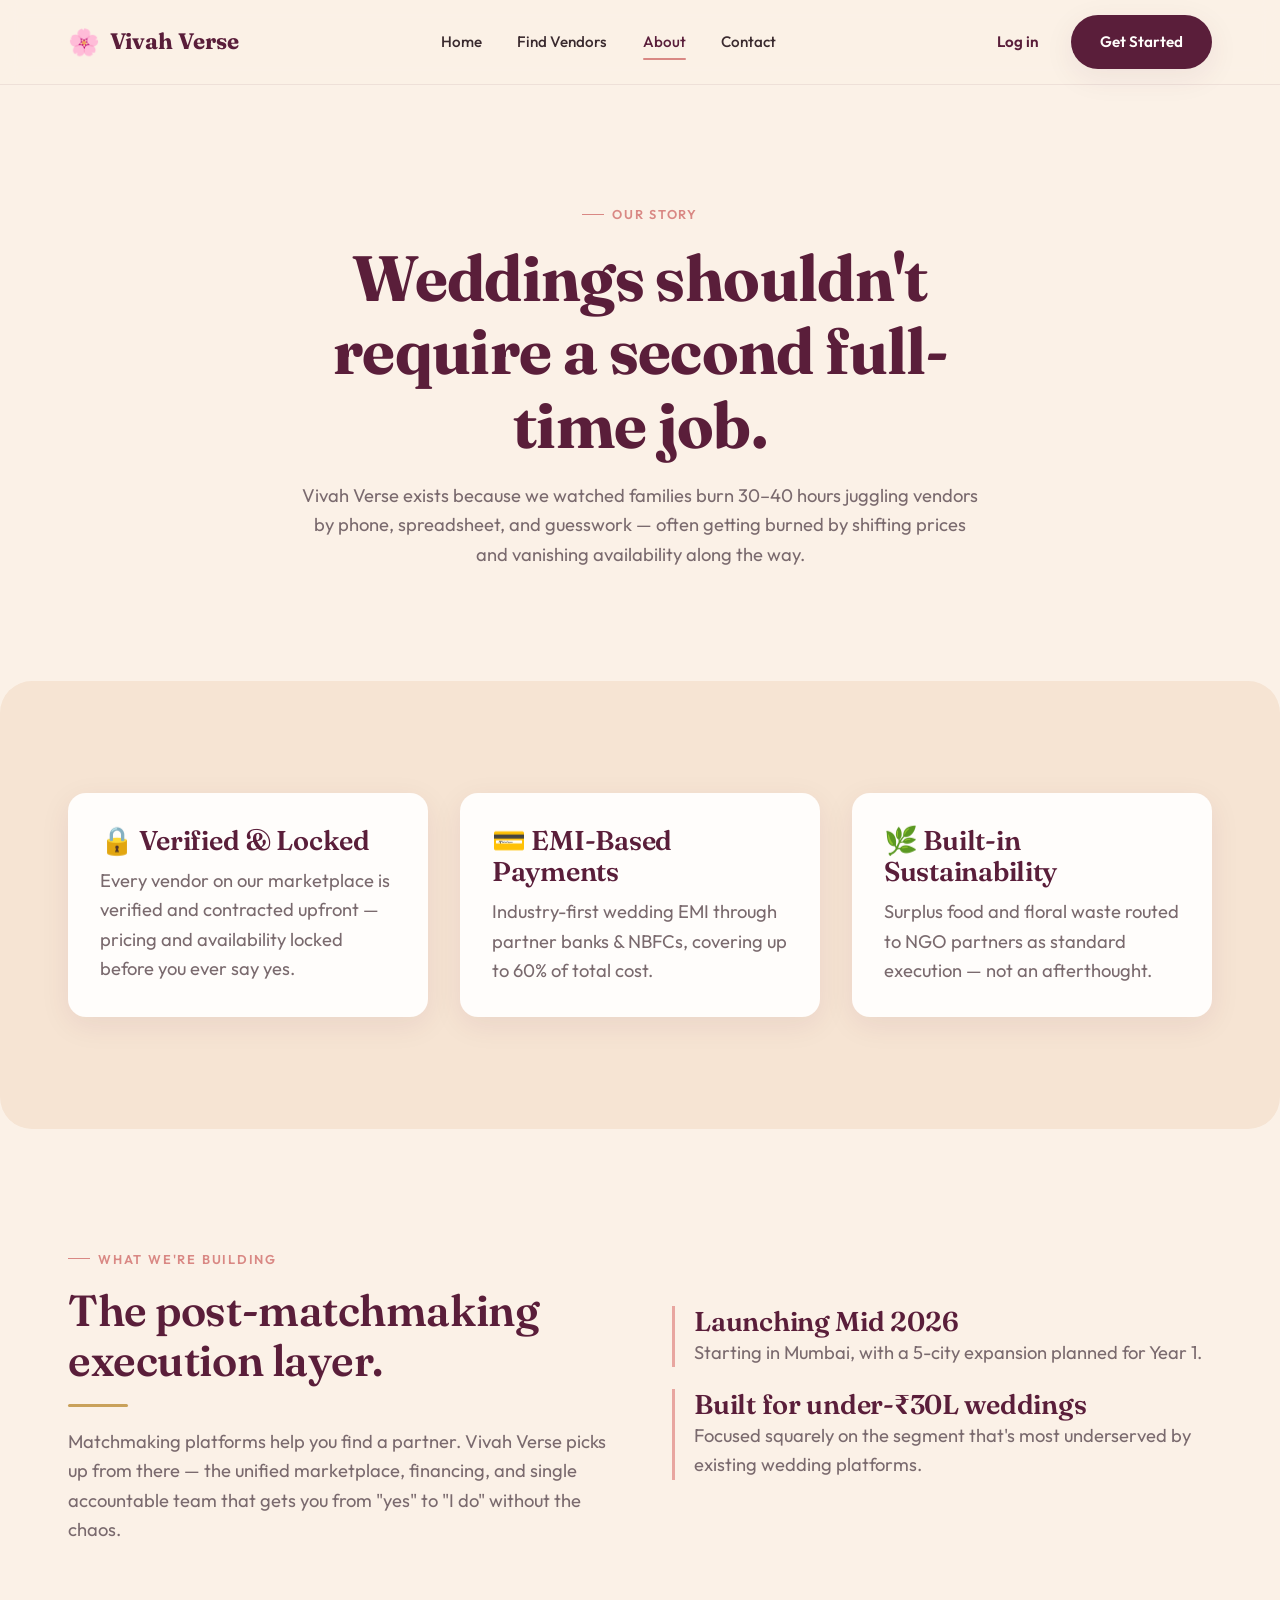
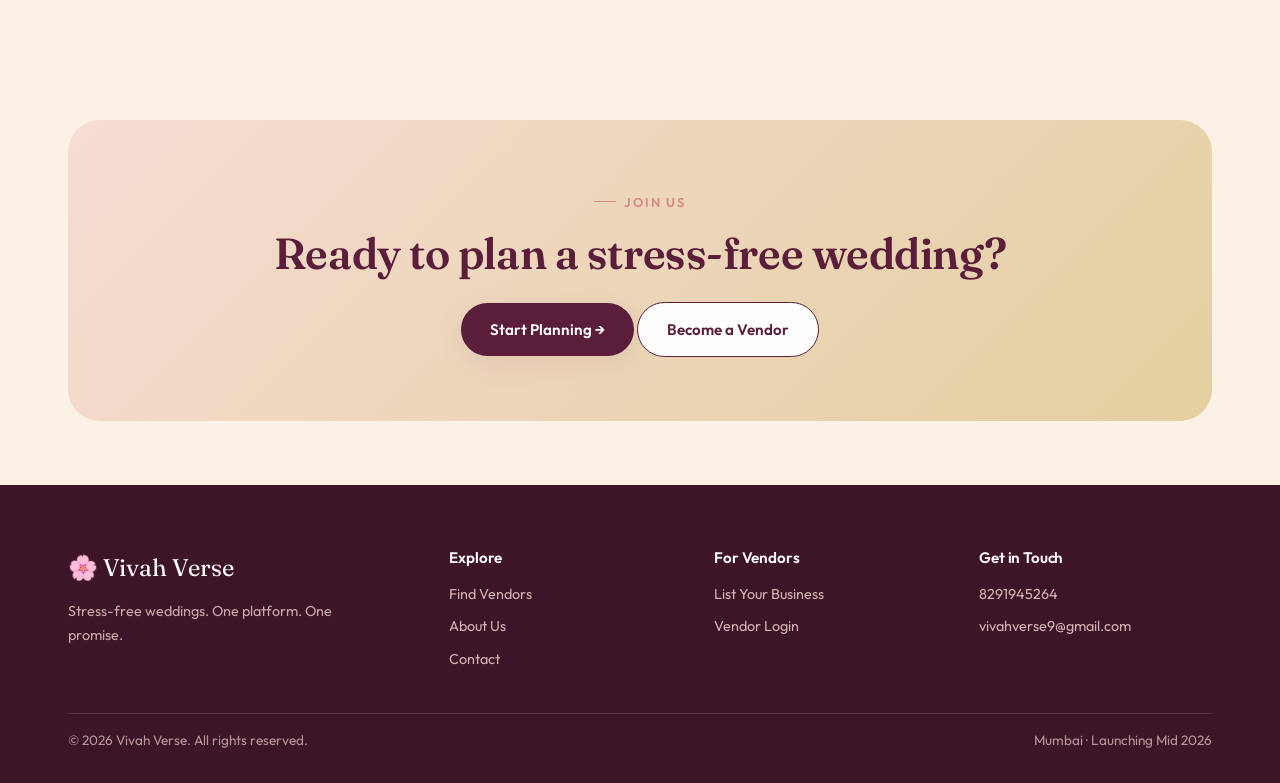
<file: about.html>
<!DOCTYPE html>
<html lang="en">
<head>
<meta charset="UTF-8">
<meta name="viewport" content="width=device-width, initial-scale=1.0">
<title>About — Vivah Verse</title>
<link rel="preconnect" href="https://fonts.googleapis.com">
<link href="https://fonts.googleapis.com/css2?family=Fraunces:ital,wght@0,500;0,600;0,700;1,500&family=Outfit:wght@400;500;600;700&family=Parisienne&display=swap" rel="stylesheet">
<link rel="stylesheet" href="style.css">
</head>
<body>

<nav class="navbar">
  <div class="wrap">
    <a href="index.html" class="nav-logo"><span class="flower">🌸</span> Vivah Verse</a>
    <ul class="nav-links">
      <li><a href="index.html">Home</a></li>
      <li><a href="listings.html">Find Vendors</a></li>
      <li><a href="about.html" class="active">About</a></li>
      <li><a href="contact.html">Contact</a></li>
    </ul>
    <div class="nav-actions" id="nav-auth-slot"></div>
    <button class="nav-toggle">☰</button>
  </div>
</nav>

<section class="section">
  <div class="wrap center" style="max-width: 780px;">
    <span class="eyebrow center">Our Story</span>
    <h1 style="margin-top:1rem;">Weddings shouldn't require a second full-time job.</h1>
    <p class="lede center" style="margin-top:1.2rem; max-width: 60ch;">Vivah Verse exists because we watched families burn 30–40 hours juggling vendors by phone, spreadsheet, and guesswork — often getting burned by shifting prices and vanishing availability along the way.</p>
  </div>
</section>

<section class="section" style="background: var(--cream-deep); border-radius: var(--radius-lg);">
  <div class="wrap grid-3">
    <div class="card card-pad reveal visible">
      <h3>🔒 Verified & Locked</h3>
      <p class="lede" style="margin-top:0.6rem;">Every vendor on our marketplace is verified and contracted upfront — pricing and availability locked before you ever say yes.</p>
    </div>
    <div class="card card-pad reveal visible">
      <h3>💳 EMI-Based Payments</h3>
      <p class="lede" style="margin-top:0.6rem;">Industry-first wedding EMI through partner banks & NBFCs, covering up to 60% of total cost.</p>
    </div>
    <div class="card card-pad reveal visible">
      <h3>🌿 Built-in Sustainability</h3>
      <p class="lede" style="margin-top:0.6rem;">Surplus food and floral waste routed to NGO partners as standard execution — not an afterthought.</p>
    </div>
  </div>
</section>

<section class="section">
  <div class="wrap grid-2">
    <div class="reveal visible">
      <span class="eyebrow">What We're Building</span>
      <h2 style="margin-top:1rem;">The post-matchmaking execution layer.</h2>
      <div class="divider"></div>
      <p class="lede">Matchmaking platforms help you find a partner. Vivah Verse picks up from there — the unified marketplace, financing, and single accountable team that gets you from "yes" to "I do" without the chaos.</p>
    </div>
    <div class="reveal visible" style="display:flex; flex-direction:column; gap:1.4rem;">
      <div class="problem-card" style="border-left:3px solid var(--rose); padding-left:1.2rem;">
        <h3>Launching Mid 2026</h3>
        <p class="lede">Starting in Mumbai, with a 5-city expansion planned for Year 1.</p>
      </div>
      <div class="problem-card" style="border-left:3px solid var(--rose); padding-left:1.2rem;">
        <h3>Built for under-₹30L weddings</h3>
        <p class="lede">Focused squarely on the segment that's most underserved by existing wedding platforms.</p>
      </div>
    </div>
  </div>
</section>

<section class="section-sm">
  <div class="wrap">
    <div class="cta-band reveal visible" style="background: linear-gradient(135deg, var(--blush), var(--gold-soft)); border-radius: var(--radius-lg); padding: var(--space-lg) var(--space-md); text-align:center;">
      <span class="eyebrow">Join Us</span>
      <h2 style="margin-top:1rem;">Ready to plan a stress-free wedding?</h2>
      <div class="hero-cta" style="justify-content:center; margin-top:1.5rem;">
        <a href="signup.html" class="btn btn-primary">Start Planning →</a>
        <a href="signup.html?role=vendor" class="btn btn-outline" style="background:var(--white);">Become a Vendor</a>
      </div>
    </div>
  </div>
</section>

<footer class="site-footer">
  <div class="wrap">
    <div class="footer-grid">
      <div>
        <div class="footer-logo">🌸 Vivah Verse</div>
        <p style="opacity:0.75; font-size:0.9rem; max-width:32ch;">Stress-free weddings. One platform. One promise.</p>
      </div>
      <div><h4>Explore</h4><a href="listings.html">Find Vendors</a><a href="about.html">About Us</a><a href="contact.html">Contact</a></div>
      <div><h4>For Vendors</h4><a href="signup.html?role=vendor">List Your Business</a><a href="login.html">Vendor Login</a></div>
      <div><h4>Get in Touch</h4><a href="tel:8291945264">8291945264</a><a href="mailto:vivahverse9@gmail.com">vivahverse9@gmail.com</a></div>
    </div>
    <div class="footer-bottom"><span>© 2026 Vivah Verse. All rights reserved.</span><span>Mumbai · Launching Mid 2026</span></div>
  </div>
</footer>

<script src="main.js"></script>
</body>
</html>
</file>
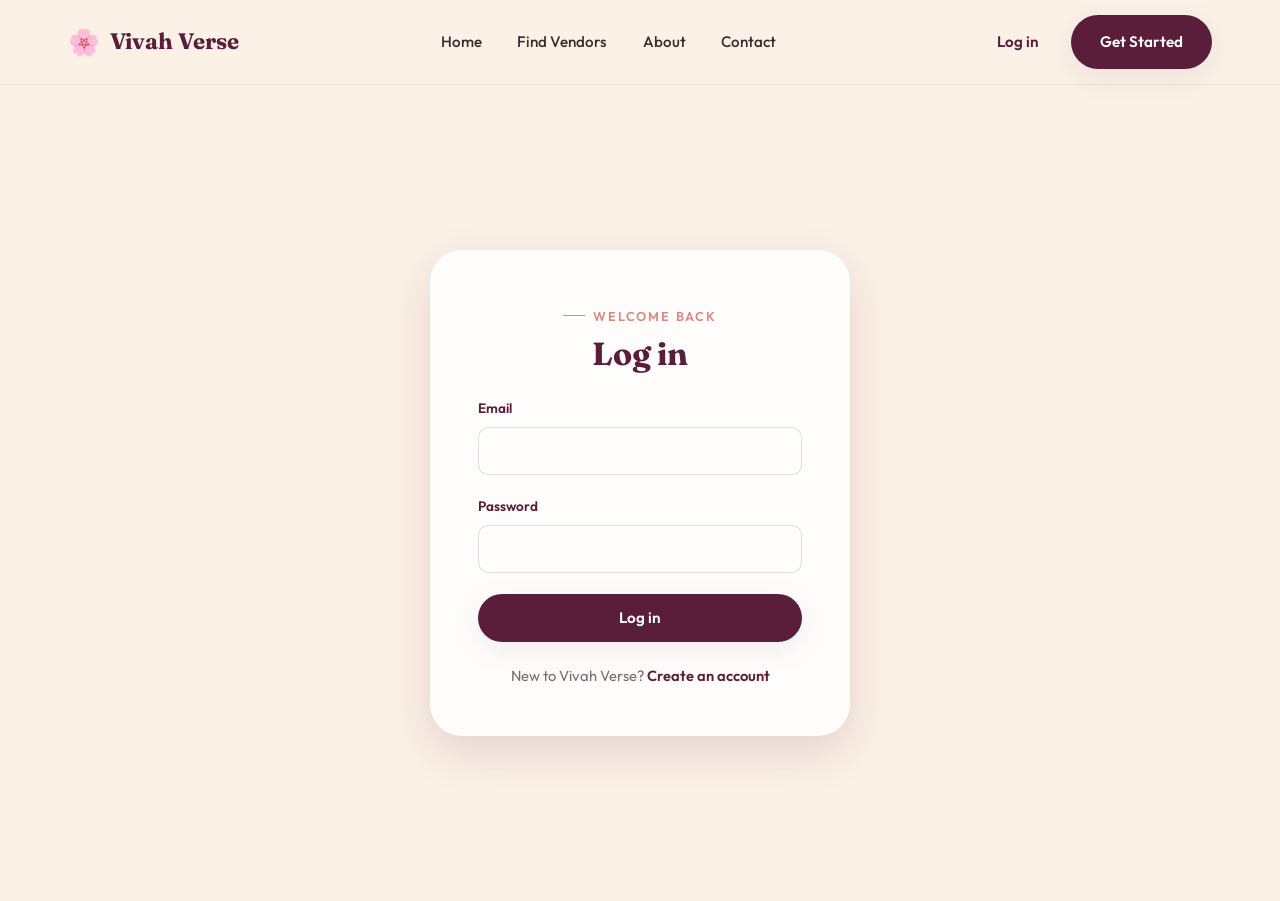
<file: account.html>
<!DOCTYPE html>
<html lang="en">
<head>
<meta charset="UTF-8">
<meta name="viewport" content="width=device-width, initial-scale=1.0">
<title>My Account — Vivah Verse</title>
<link rel="preconnect" href="https://fonts.googleapis.com">
<link href="https://fonts.googleapis.com/css2?family=Fraunces:ital,wght@0,500;0,600;0,700;1,500&family=Outfit:wght@400;500;600;700&family=Parisienne&display=swap" rel="stylesheet">
<link rel="stylesheet" href="style.css">
<style>
  .dash-head { padding: var(--space-md) 0 var(--space-sm); }
  .booking-card { display: flex; justify-content: space-between; align-items: center; padding: 1.2rem; gap: 1rem; flex-wrap: wrap; }
  .booking-info h3 { font-size: 1.05rem; }
  .booking-info p { color: var(--ink-soft); font-size: 0.88rem; margin-top: 0.2rem; }
  .booking-actions { display: flex; gap: 0.6rem; flex-wrap: wrap; }
  .status-pill { font-size: 0.75rem; font-weight: 600; padding: 0.3rem 0.75rem; border-radius: 100px; text-transform: capitalize; }
  .status-pending { background: var(--gold-soft); color: var(--wine-deep); }
  .status-confirmed { background: #E4F0E4; color: var(--success); }
  .status-completed { background: var(--blush); color: var(--wine); }
  .status-declined, .status-cancelled { background: #FBE7E5; color: var(--error); }
  .filter-pills { display: flex; gap: 0.6rem; flex-wrap: wrap; margin-bottom: 1.2rem; }
  .modal-overlay { position: fixed; inset: 0; background: rgba(58,42,46,0.5); display: none; align-items: center; justify-content: center; z-index: 200; padding: 1rem; }
  .modal-overlay.open { display: flex; }
  .modal-box { background: var(--white); border-radius: var(--radius-lg); padding: clamp(1.5rem, 4vw, 2.5rem); max-width: 440px; width: 100%; box-shadow: var(--shadow-lift); }
</style>
</head>
<body>

<nav class="navbar">
  <div class="wrap">
    <a href="index.html" class="nav-logo"><span class="flower">🌸</span> Vivah Verse</a>
    <ul class="nav-links">
      <li><a href="index.html">Home</a></li>
      <li><a href="listings.html">Find Vendors</a></li>
      <li><a href="about.html">About</a></li>
      <li><a href="contact.html">Contact</a></li>
    </ul>
    <div class="nav-actions" id="nav-auth-slot"></div>
    <button class="nav-toggle">☰</button>
  </div>
</nav>

<section class="dash-head">
  <div class="wrap">
    <span class="eyebrow">Your Wedding, Organized</span>
    <h1 style="margin-top:0.8rem; font-size: clamp(1.9rem, 3.5vw, 2.6rem);" id="welcome-heading">My Account</h1>
    <p class="lede" style="margin-top:0.5rem;">Track every request, confirmation, and payment in one place.</p>
  </div>
</section>

<section class="section-sm" style="padding-top:1.5rem;">
  <div class="wrap">
    <div class="filter-pills" id="status-pills">
      <button class="pill active" data-status="">All</button>
      <button class="pill" data-status="pending">Pending</button>
      <button class="pill" data-status="confirmed">Confirmed</button>
      <button class="pill" data-status="completed">Completed</button>
      <button class="pill" data-status="declined">Declined</button>
      <button class="pill" data-status="cancelled">Cancelled</button>
    </div>

    <div id="bookings-list" style="display:flex; flex-direction:column; gap:1rem;">
      <p class="empty-note">Loading your bookings…</p>
    </div>
  </div>
</section>

<footer class="site-footer">
  <div class="wrap">
    <div class="footer-grid">
      <div>
        <div class="footer-logo">🌸 Vivah Verse</div>
        <p style="opacity:0.75; font-size:0.9rem; max-width:32ch;">Stress-free weddings. One platform. One promise.</p>
      </div>
      <div><h4>Explore</h4><a href="listings.html">Find Vendors</a><a href="about.html">About Us</a><a href="contact.html">Contact</a></div>
      <div><h4>For Vendors</h4><a href="signup.html?role=vendor">List Your Business</a><a href="login.html">Vendor Login</a></div>
      <div><h4>Get in Touch</h4><a href="tel:8291945264">8291945264</a><a href="mailto:vivahverse9@gmail.com">vivahverse9@gmail.com</a></div>
    </div>
    <div class="footer-bottom"><span>© 2026 Vivah Verse. All rights reserved.</span><span>Mumbai · Launching Mid 2026</span></div>
  </div>
</footer>

<!-- Review modal -->
<div class="modal-overlay" id="review-modal">
  <div class="modal-box">
    <span class="modal-close" style="float:right; cursor:pointer; color:var(--ink-soft);" id="review-close">✕</span>
    <h3>Leave a review</h3>
    <div class="form-banner" id="review-banner"></div>
    <form id="review-form">
      <input type="hidden" id="review-booking-id">
      <div class="field">
        <label for="review-rating">Rating</label>
        <select id="review-rating" required>
          <option value="5">★★★★★ — Excellent</option>
          <option value="4">★★★★☆ — Great</option>
          <option value="3">★★★☆☆ — Good</option>
          <option value="2">★★☆☆☆ — Fair</option>
          <option value="1">★☆☆☆☆ — Poor</option>
        </select>
      </div>
      <div class="field">
        <label for="review-comment">Comment (optional)</label>
        <textarea id="review-comment" placeholder="How was your experience?"></textarea>
      </div>
      <button type="submit" class="btn btn-primary btn-block">Submit review</button>
    </form>
  </div>
</div>

<!-- Pay modal -->
<div class="modal-overlay" id="pay-modal">
  <div class="modal-box">
    <span class="modal-close" style="float:right; cursor:pointer; color:var(--ink-soft);" id="pay-close">✕</span>
    <h3>Confirm your booking</h3>
    <p class="lede" style="margin-top:0.8rem;" id="pay-amount-line"></p>
    <div class="form-banner" id="pay-banner"></div>
    <button class="btn btn-gold btn-block" style="margin-top:1rem;" id="pay-confirm-btn">Pay now</button>
  </div>
</div>

<script src="main.js"></script>
<script src="api.js"></script>
<script>
  const user = requireAuth(['customer']);
  if (user) {
    document.getElementById('welcome-heading').textContent = `Hi ${user.full_name.split(' ')[0]}, here's your wedding at a glance`;
  }

  let allBookings = [];
  const vendorCache = {};
  const serviceCache = {};

  async function enrichBooking(b) {
    if (!vendorCache[b.vendor_id]) {
      try { vendorCache[b.vendor_id] = await api.getVendor(b.vendor_id); } catch (e) { vendorCache[b.vendor_id] = { business_name: 'Vendor' }; }
    }
    if (!serviceCache[b.service_id]) {
      try {
        const services = await api.getVendorServices(b.vendor_id);
        services.forEach(s => { serviceCache[s.id] = s; });
      } catch (e) { /* ignore */ }
    }
    return { ...b, vendor: vendorCache[b.vendor_id], service: serviceCache[b.service_id] };
  }

  function bookingCard(b) {
    const vendorName = b.vendor?.business_name || 'Vendor';
    const serviceName = b.service?.name || 'Service';
    const canPay = ['pending', 'confirmed'].includes(b.status);
    const canReview = b.status === 'completed';
    return `
      <div class="card booking-card reveal visible">
        <div class="booking-info">
          <h3>${vendorName} <span class="status-pill status-${b.status}">${b.status}</span></h3>
          <p>${serviceName} · ${formatDate(b.event_date)} ${b.guest_count ? '· ' + b.guest_count + ' guests' : ''}</p>
          <p style="margin-top:0.4rem; color:var(--wine); font-weight:600;">${formatINR(b.total_amount)}${b.advance_amount ? ' · ' + formatINR(b.advance_amount) + ' paid' : ''}</p>
        </div>
        <div class="booking-actions">
          <a href="vendor-detail.html?id=${b.vendor_id}" class="btn btn-outline btn-sm">View vendor</a>
          ${canPay ? `<button class="btn btn-gold btn-sm" onclick="openPayModal('${b.id}', ${b.total_amount})">Pay</button>` : ''}
          ${canReview ? `<button class="btn btn-primary btn-sm" onclick="openReviewModal('${b.id}')">Leave review</button>` : ''}
        </div>
      </div>`;
  }

  async function loadBookings() {
    const list = document.getElementById('bookings-list');
    try {
      const bookings = await api.getMyBookings();
      allBookings = await Promise.all(bookings.map(enrichBooking));
      renderBookings('');
    } catch (e) {
      list.innerHTML = '<p class="empty-note">Couldn\'t load your bookings right now. Please refresh.</p>';
    }
  }

  function renderBookings(statusFilter) {
    const list = document.getElementById('bookings-list');
    const filtered = statusFilter ? allBookings.filter(b => b.status === statusFilter) : allBookings;
    if (!filtered.length) {
      list.innerHTML = `<div class="empty-state"><div class="icon">🌸</div><h3>No bookings ${statusFilter ? 'in this status' : 'yet'}</h3><p class="lede center" style="margin-top:0.5rem;">Once you browse and request a vendor, it'll show up here.</p><a href="listings.html" class="btn btn-primary" style="margin-top:1rem;">Find vendors →</a></div>`;
      return;
    }
    list.innerHTML = filtered.map(bookingCard).join('');
  }

  document.querySelectorAll('#status-pills .pill').forEach(pill => {
    pill.addEventListener('click', () => {
      document.querySelectorAll('#status-pills .pill').forEach(p => p.classList.remove('active'));
      pill.classList.add('active');
      renderBookings(pill.dataset.status);
    });
  });

  // ---- Review modal ----
  const reviewModal = document.getElementById('review-modal');
  function openReviewModal(bookingId) {
    document.getElementById('review-booking-id').value = bookingId;
    document.getElementById('review-banner').className = 'form-banner';
    reviewModal.classList.add('open');
  }
  document.getElementById('review-close').addEventListener('click', () => reviewModal.classList.remove('open'));
  document.getElementById('review-form').addEventListener('submit', async (e) => {
    e.preventDefault();
    const booking_id = document.getElementById('review-booking-id').value;
    const rating = Number(document.getElementById('review-rating').value);
    const comment = document.getElementById('review-comment').value.trim() || null;
    try {
      await api.createReview({ booking_id, rating, comment });
      reviewModal.classList.remove('open');
      showBanner('bookings-list', ''); // no-op guard
      loadBookings();
    } catch (err) {
      showBanner('review-banner', err.message || 'Could not submit review.');
    }
  });

  // ---- Pay modal (payments coming soon) ----
  const payModal = document.getElementById('pay-modal');
  let payBookingId = null;
  function openPayModal(bookingId, amount) {
    payBookingId = bookingId;
    document.getElementById('pay-amount-line').textContent = `Amount due: ${formatINR(amount)}`;
    document.getElementById('pay-banner').className = 'form-banner';
    payModal.classList.add('open');
  }
  document.getElementById('pay-close').addEventListener('click', () => payModal.classList.remove('open'));
  document.getElementById('pay-confirm-btn').addEventListener('click', async () => {
    try {
      const booking = allBookings.find(b => b.id === payBookingId);
      await api.createPaymentOrder(payBookingId, booking?.total_amount || 0);
    } catch (err) {
      showBanner('pay-banner', 'Online payments are coming soon. Your booking stays reserved — our team will reach out to collect payment directly.', 'success');
    }
  });

  loadBookings();
</script>
</body>
</html>
</file>
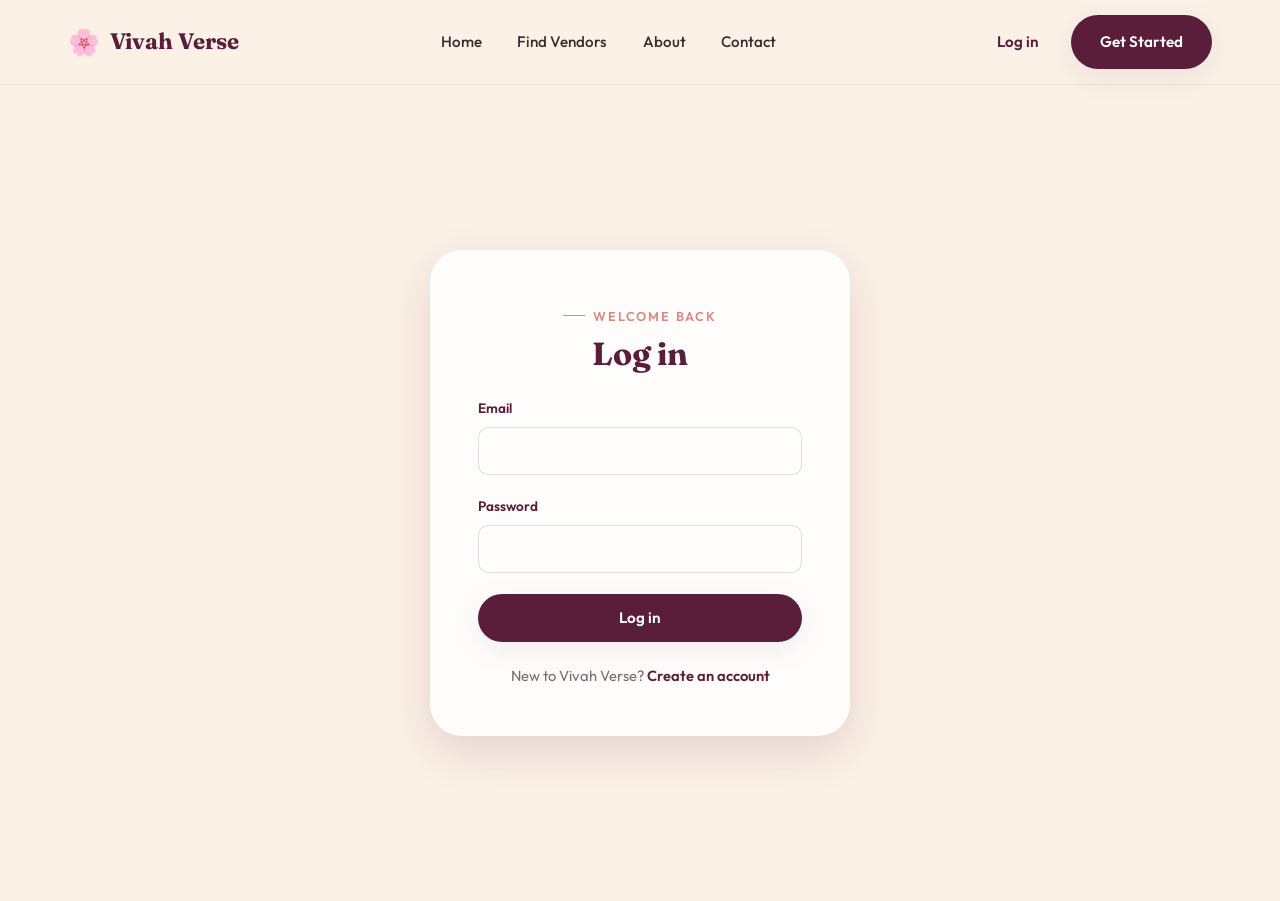
<file: admin-dashboard.html>
<!DOCTYPE html>
<html lang="en">
<head>
<meta charset="UTF-8">
<meta name="viewport" content="width=device-width, initial-scale=1.0">
<title>Admin Dashboard — Vivah Verse</title>
<link rel="preconnect" href="https://fonts.googleapis.com">
<link href="https://fonts.googleapis.com/css2?family=Fraunces:ital,wght@0,500;0,600;0,700;1,500&family=Outfit:wght@400;500;600;700&family=Parisienne&display=swap" rel="stylesheet">
<link rel="stylesheet" href="style.css">
<style>
  .dash-head { padding: var(--space-md) 0 var(--space-sm); }
  .tabs { display: flex; gap: 0.5rem; flex-wrap: wrap; margin-bottom: var(--space-md); border-bottom: 1px solid rgba(90,30,58,0.1); }
  .tab-btn { padding: 0.9rem 1.4rem; font-weight: 600; color: var(--ink-soft); border-bottom: 2px solid transparent; }
  .tab-btn.active { color: var(--wine); border-bottom-color: var(--wine); }
  .tab-panel { display: none; }
  .tab-panel.active { display: block; }

  .stat-cards { display: grid; grid-template-columns: repeat(4, 1fr); gap: 1rem; margin-bottom: var(--space-md); }
  @media (max-width: 800px) { .stat-cards { grid-template-columns: repeat(2, 1fr); } }
  .stat-card { padding: 1.3rem; text-align: center; }
  .stat-card .num { font-family: var(--font-display); font-size: 1.9rem; color: var(--wine); }
  .stat-card .lbl { font-size: 0.82rem; color: var(--ink-soft); margin-top: 0.2rem; }

  .row-item { display: flex; justify-content: space-between; align-items: center; padding: 1.1rem; border-radius: var(--radius-sm); background: var(--white); box-shadow: var(--shadow-soft); margin-bottom: 0.8rem; flex-wrap: wrap; gap: 0.8rem; }
  .status-pill { font-size: 0.75rem; font-weight: 600; padding: 0.3rem 0.75rem; border-radius: 100px; text-transform: capitalize; }
  .status-pending { background: var(--gold-soft); color: var(--wine-deep); }
  .status-confirmed { background: #E4F0E4; color: var(--success); }
  .status-completed { background: var(--blush); color: var(--wine); }
  .status-declined, .status-cancelled { background: #FBE7E5; color: var(--error); }
</style>
</head>
<body>

<nav class="navbar">
  <div class="wrap">
    <a href="index.html" class="nav-logo"><span class="flower">🌸</span> Vivah Verse</a>
    <ul class="nav-links">
      <li><a href="index.html">Home</a></li>
      <li><a href="listings.html">Find Vendors</a></li>
      <li><a href="about.html">About</a></li>
      <li><a href="contact.html">Contact</a></li>
    </ul>
    <div class="nav-actions" id="nav-auth-slot"></div>
    <button class="nav-toggle">☰</button>
  </div>
</nav>

<section class="dash-head">
  <div class="wrap">
    <span class="eyebrow">Company Console</span>
    <h1 style="margin-top:0.8rem; font-size: clamp(1.9rem, 3.5vw, 2.6rem);">Admin Dashboard</h1>
    <p class="lede" style="margin-top:0.5rem;">Verify vendors, manage categories, and oversee every booking on the platform.</p>
  </div>
</section>

<section class="section-sm" style="padding-top:1rem;">
  <div class="wrap">
    <div class="stat-cards">
      <div class="card stat-card"><div class="num" id="stat-vendors">—</div><div class="lbl">Total vendors</div></div>
      <div class="card stat-card"><div class="num" id="stat-pending-vendors">—</div><div class="lbl">Pending verification</div></div>
      <div class="card stat-card"><div class="num" id="stat-bookings">—</div><div class="lbl">Total bookings</div></div>
      <div class="card stat-card"><div class="num" id="stat-pending-bookings">—</div><div class="lbl">Bookings pending</div></div>
    </div>

    <div class="tabs" id="tabs">
      <button class="tab-btn active" data-tab="vendors">Vendors</button>
      <button class="tab-btn" data-tab="categories">Categories</button>
      <button class="tab-btn" data-tab="bookings">All Bookings</button>
    </div>

    <!-- VENDORS -->
    <div class="tab-panel active" id="panel-vendors">
      <div class="filter-pills" id="vendor-pills" style="display:flex; gap:0.6rem; margin-bottom:1rem;">
        <button class="pill active" data-filter="all">All</button>
        <button class="pill" data-filter="pending">Pending verification</button>
        <button class="pill" data-filter="verified">Verified</button>
      </div>
      <div id="vendors-list"><p class="empty-note">Loading…</p></div>
    </div>

    <!-- CATEGORIES -->
    <div class="tab-panel" id="panel-categories">
      <div class="card card-pad" style="max-width:520px; margin-bottom: var(--space-md);">
        <h3>Add category</h3>
        <div class="form-banner" id="category-banner"></div>
        <form id="category-form" style="margin-top:0.8rem;">
          <div class="field">
            <label for="c-name">Name</label>
            <input type="text" id="c-name" required placeholder="e.g. Venues">
          </div>
          <div class="field">
            <label for="c-icon">Icon (emoji, optional)</label>
            <input type="text" id="c-icon" placeholder="🏛️">
          </div>
          <div class="field">
            <label for="c-description">Description (optional)</label>
            <textarea id="c-description"></textarea>
          </div>
          <button type="submit" class="btn btn-primary">Add category</button>
        </form>
      </div>
      <div class="card card-pad">
        <h3>Existing categories</h3>
        <div id="categories-list" style="margin-top:1rem;"><p class="empty-note">Loading…</p></div>
      </div>
    </div>

    <!-- BOOKINGS -->
    <div class="tab-panel" id="panel-bookings">
      <div class="filter-pills" id="booking-pills" style="display:flex; gap:0.6rem; margin-bottom:1rem; flex-wrap:wrap;">
        <button class="pill active" data-status="">All</button>
        <button class="pill" data-status="pending">Pending</button>
        <button class="pill" data-status="confirmed">Confirmed</button>
        <button class="pill" data-status="completed">Completed</button>
        <button class="pill" data-status="declined">Declined</button>
        <button class="pill" data-status="cancelled">Cancelled</button>
      </div>
      <div id="admin-bookings-list"><p class="empty-note">Loading…</p></div>
    </div>
  </div>
</section>

<footer class="site-footer">
  <div class="wrap">
    <div class="footer-grid">
      <div>
        <div class="footer-logo">🌸 Vivah Verse</div>
        <p style="opacity:0.75; font-size:0.9rem; max-width:32ch;">Stress-free weddings. One platform. One promise.</p>
      </div>
      <div><h4>Explore</h4><a href="listings.html">Find Vendors</a><a href="about.html">About Us</a><a href="contact.html">Contact</a></div>
      <div><h4>For Vendors</h4><a href="signup.html?role=vendor">List Your Business</a><a href="login.html">Vendor Login</a></div>
      <div><h4>Get in Touch</h4><a href="tel:8291945264">8291945264</a><a href="mailto:vivahverse9@gmail.com">vivahverse9@gmail.com</a></div>
    </div>
    <div class="footer-bottom"><span>© 2026 Vivah Verse. All rights reserved.</span><span>Mumbai · Launching Mid 2026</span></div>
  </div>
</footer>

<script src="main.js"></script>
<script src="api.js"></script>
<script>
  const user = requireAuth(['admin']);

  document.querySelectorAll('.tab-btn').forEach(btn => {
    btn.addEventListener('click', () => {
      document.querySelectorAll('.tab-btn').forEach(b => b.classList.remove('active'));
      document.querySelectorAll('.tab-panel').forEach(p => p.classList.remove('active'));
      btn.classList.add('active');
      document.getElementById('panel-' + btn.dataset.tab).classList.add('active');
    });
  });

  let allVendors = [];
  let allBookings = [];

  // ---- Vendors ----
  async function loadVendors() {
    const list = document.getElementById('vendors-list');
    try {
      allVendors = await api.listVendors({});
      document.getElementById('stat-vendors').textContent = allVendors.length;
      document.getElementById('stat-pending-vendors').textContent = allVendors.filter(v => !v.is_verified).length;
      renderVendors('all');
    } catch (e) {
      list.innerHTML = '<p class="empty-note">Couldn\'t load vendors.</p>';
    }
  }

  function renderVendors(filter) {
    const list = document.getElementById('vendors-list');
    let filtered = allVendors;
    if (filter === 'pending') filtered = allVendors.filter(v => !v.is_verified);
    if (filter === 'verified') filtered = allVendors.filter(v => v.is_verified);
    if (!filtered.length) { list.innerHTML = '<p class="empty-note">No vendors here.</p>'; return; }
    list.innerHTML = filtered.map(v => `
      <div class="row-item">
        <div>
          <strong>${v.business_name}</strong>
          <span class="status-pill ${v.is_verified ? 'status-confirmed' : 'status-pending'}">${v.is_verified ? 'Verified' : 'Pending'}</span>
          <div style="font-size:0.85rem; color:var(--ink-soft); margin-top:0.3rem;">${v.city || 'City not set'} · ${v.rating_avg?.toFixed(1) || '—'}★ (${v.rating_count})</div>
        </div>
        <div style="display:flex; gap:0.5rem;">
          <a href="vendor-detail.html?id=${v.id}" class="btn btn-outline btn-sm">View</a>
          ${!v.is_verified ? `<button class="btn btn-primary btn-sm" onclick="verifyVendor('${v.id}')">Verify</button>` : ''}
        </div>
      </div>`).join('');
  }

  async function verifyVendor(id) {
    try {
      await api.request(`/vendors/${id}/verify`, { method: 'PATCH', auth: true });
      loadVendors();
    } catch (e) { alert(e.message || 'Could not verify vendor.'); }
  }

  document.querySelectorAll('#vendor-pills .pill').forEach(p => {
    p.addEventListener('click', () => {
      document.querySelectorAll('#vendor-pills .pill').forEach(x => x.classList.remove('active'));
      p.classList.add('active');
      renderVendors(p.dataset.filter);
    });
  });

  // ---- Categories ----
  async function loadCategories() {
    const list = document.getElementById('categories-list');
    try {
      const cats = await api.listCategories();
      if (!cats.length) { list.innerHTML = '<p class="empty-note">No categories yet — add the first one above.</p>'; return; }
      list.innerHTML = cats.map(c => `<div class="row-item"><div>${c.icon || '✨'} <strong>${c.name}</strong></div><div style="color:var(--ink-soft); font-size:0.85rem;">${c.description || ''}</div></div>`).join('');
    } catch (e) {
      list.innerHTML = '<p class="empty-note">Couldn\'t load categories.</p>';
    }
  }

  document.getElementById('category-form').addEventListener('submit', async (e) => {
    e.preventDefault();
    const name = document.getElementById('c-name').value.trim();
    const icon = document.getElementById('c-icon').value.trim() || null;
    const description = document.getElementById('c-description').value.trim() || null;
    try {
      const qs = new URLSearchParams({ name, ...(icon && { icon }), ...(description && { description }) }).toString();
      await api.request(`/categories?${qs}`, { method: 'POST', auth: true });
      document.getElementById('category-form').reset();
      showBanner('category-banner', 'Category added.', 'success');
      loadCategories();
    } catch (err) {
      showBanner('category-banner', err.message || 'Could not add category.');
    }
  });

  // ---- Bookings ----
  async function loadBookings() {
    const list = document.getElementById('admin-bookings-list');
    try {
      allBookings = await api.getMyBookings();
      document.getElementById('stat-bookings').textContent = allBookings.length;
      document.getElementById('stat-pending-bookings').textContent = allBookings.filter(b => b.status === 'pending').length;
      renderBookings('');
    } catch (e) {
      list.innerHTML = '<p class="empty-note">Couldn\'t load bookings.</p>';
    }
  }

  function renderBookings(status) {
    const list = document.getElementById('admin-bookings-list');
    const filtered = status ? allBookings.filter(b => b.status === status) : allBookings;
    if (!filtered.length) { list.innerHTML = '<p class="empty-note">No bookings here.</p>'; return; }
    list.innerHTML = filtered.map(b => `
      <div class="row-item">
        <div>
          <strong>${formatDate(b.event_date)}</strong> <span class="status-pill status-${b.status}">${b.status}</span>
          <div style="font-size:0.85rem; color:var(--ink-soft); margin-top:0.3rem;">${formatINR(b.total_amount)}${b.guest_count ? ' · ' + b.guest_count + ' guests' : ''}</div>
        </div>
      </div>`).join('');
  }

  document.querySelectorAll('#booking-pills .pill').forEach(p => {
    p.addEventListener('click', () => {
      document.querySelectorAll('#booking-pills .pill').forEach(x => x.classList.remove('active'));
      p.classList.add('active');
      renderBookings(p.dataset.status);
    });
  });

  loadVendors();
  loadCategories();
  loadBookings();
</script>
</body>
</html>
</file>
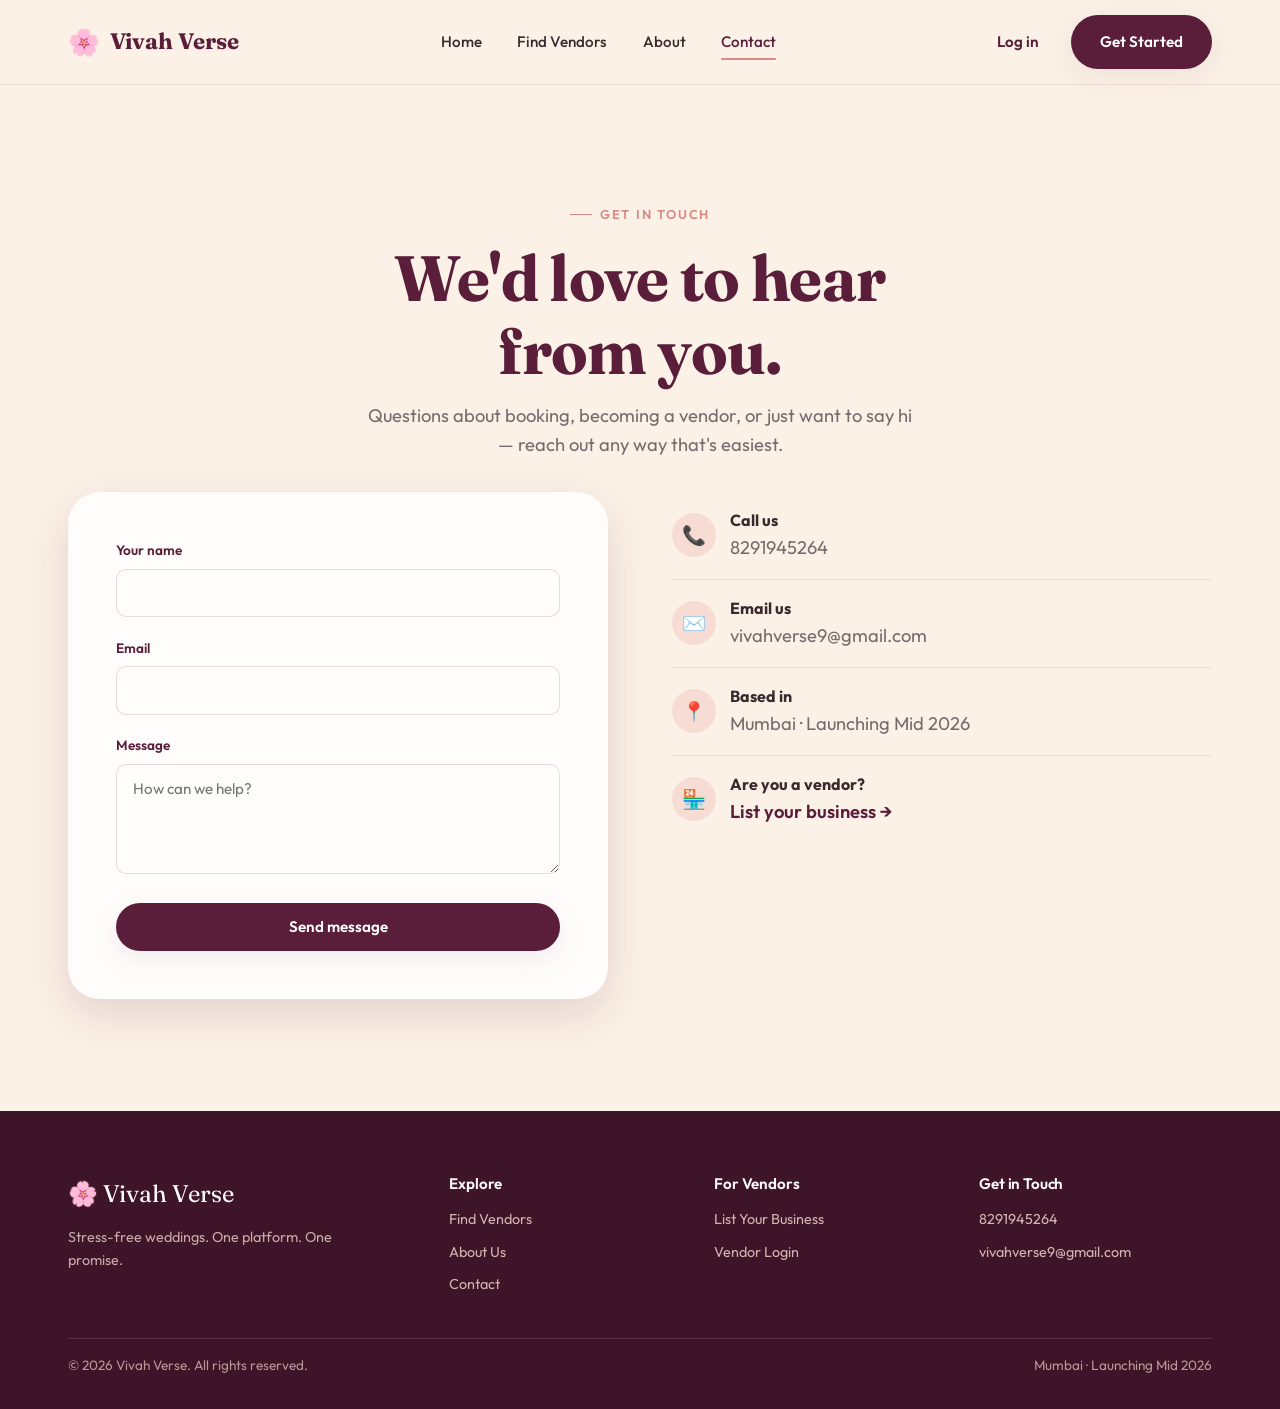
<file: contact.html>
<!DOCTYPE html>
<html lang="en">
<head>
<meta charset="UTF-8">
<meta name="viewport" content="width=device-width, initial-scale=1.0">
<title>Contact — Vivah Verse</title>
<link rel="preconnect" href="https://fonts.googleapis.com">
<link href="https://fonts.googleapis.com/css2?family=Fraunces:ital,wght@0,500;0,600;0,700;1,500&family=Outfit:wght@400;500;600;700&family=Parisienne&display=swap" rel="stylesheet">
<link rel="stylesheet" href="style.css">
<style>
  .contact-layout { display: grid; grid-template-columns: 1fr 1fr; gap: var(--space-lg); align-items: start; }
  @media (max-width: 860px) { .contact-layout { grid-template-columns: 1fr; } }
  .contact-detail { display: flex; align-items: center; gap: 0.9rem; padding: 1rem 0; border-bottom: 1px solid rgba(90,30,58,0.08); }
  .contact-detail .icon { width: 44px; height: 44px; border-radius: 50%; background: var(--blush); display:flex; align-items:center; justify-content:center; font-size:1.2rem; flex-shrink:0; }
</style>
</head>
<body>

<nav class="navbar">
  <div class="wrap">
    <a href="index.html" class="nav-logo"><span class="flower">🌸</span> Vivah Verse</a>
    <ul class="nav-links">
      <li><a href="index.html">Home</a></li>
      <li><a href="listings.html">Find Vendors</a></li>
      <li><a href="about.html">About</a></li>
      <li><a href="contact.html" class="active">Contact</a></li>
    </ul>
    <div class="nav-actions" id="nav-auth-slot"></div>
    <button class="nav-toggle">☰</button>
  </div>
</nav>

<section class="section">
  <div class="wrap">
    <div class="section-title center" style="margin: 0 auto var(--space-md);">
      <span class="eyebrow center">Get In Touch</span>
      <h1 style="margin-top:1rem;">We'd love to hear from you.</h1>
      <p class="lede center" style="margin-top:0.8rem;">Questions about booking, becoming a vendor, or just want to say hi — reach out any way that's easiest.</p>
    </div>

    <div class="contact-layout">
      <div class="form-card reveal visible">
        <div class="form-banner" id="contact-banner"></div>
        <form id="contact-form">
          <div class="field">
            <label for="c-name">Your name</label>
            <input type="text" id="c-name" required>
          </div>
          <div class="field">
            <label for="c-email">Email</label>
            <input type="email" id="c-email" required>
          </div>
          <div class="field">
            <label for="c-message">Message</label>
            <textarea id="c-message" required placeholder="How can we help?"></textarea>
          </div>
          <button type="submit" class="btn btn-primary btn-block">Send message</button>
        </form>
      </div>

      <div class="reveal visible">
        <div class="contact-detail">
          <div class="icon">📞</div>
          <div><strong>Call us</strong><br><a href="tel:8291945264" class="lede">8291945264</a></div>
        </div>
        <div class="contact-detail">
          <div class="icon">✉️</div>
          <div><strong>Email us</strong><br><a href="mailto:vivahverse9@gmail.com" class="lede">vivahverse9@gmail.com</a></div>
        </div>
        <div class="contact-detail">
          <div class="icon">📍</div>
          <div><strong>Based in</strong><br><span class="lede">Mumbai · Launching Mid 2026</span></div>
        </div>
        <div class="contact-detail" style="border-bottom:none;">
          <div class="icon">🏪</div>
          <div><strong>Are you a vendor?</strong><br><a href="signup.html?role=vendor" class="lede" style="color:var(--wine); font-weight:600;">List your business →</a></div>
        </div>
      </div>
    </div>
  </div>
</section>

<footer class="site-footer">
  <div class="wrap">
    <div class="footer-grid">
      <div>
        <div class="footer-logo">🌸 Vivah Verse</div>
        <p style="opacity:0.75; font-size:0.9rem; max-width:32ch;">Stress-free weddings. One platform. One promise.</p>
      </div>
      <div><h4>Explore</h4><a href="listings.html">Find Vendors</a><a href="about.html">About Us</a><a href="contact.html">Contact</a></div>
      <div><h4>For Vendors</h4><a href="signup.html?role=vendor">List Your Business</a><a href="login.html">Vendor Login</a></div>
      <div><h4>Get in Touch</h4><a href="tel:8291945264">8291945264</a><a href="mailto:vivahverse9@gmail.com">vivahverse9@gmail.com</a></div>
    </div>
    <div class="footer-bottom"><span>© 2026 Vivah Verse. All rights reserved.</span><span>Mumbai · Launching Mid 2026</span></div>
  </div>
</footer>

<script src="main.js"></script>
<script>
  // No backend endpoint for contact messages yet — routes to email as a working fallback.
  document.getElementById('contact-form').addEventListener('submit', (e) => {
    e.preventDefault();
    const name = document.getElementById('c-name').value.trim();
    const email = document.getElementById('c-email').value.trim();
    const message = document.getElementById('c-message').value.trim();
    const subject = encodeURIComponent(`Message from ${name} via Vivah Verse site`);
    const body = encodeURIComponent(`${message}\n\n— ${name} (${email})`);
    window.location.href = `mailto:vivahverse9@gmail.com?subject=${subject}&body=${body}`;
    showBanner('contact-banner', 'Opening your email app to send this — thanks for reaching out!', 'success');
  });
</script>
</body>
</html>
</file>
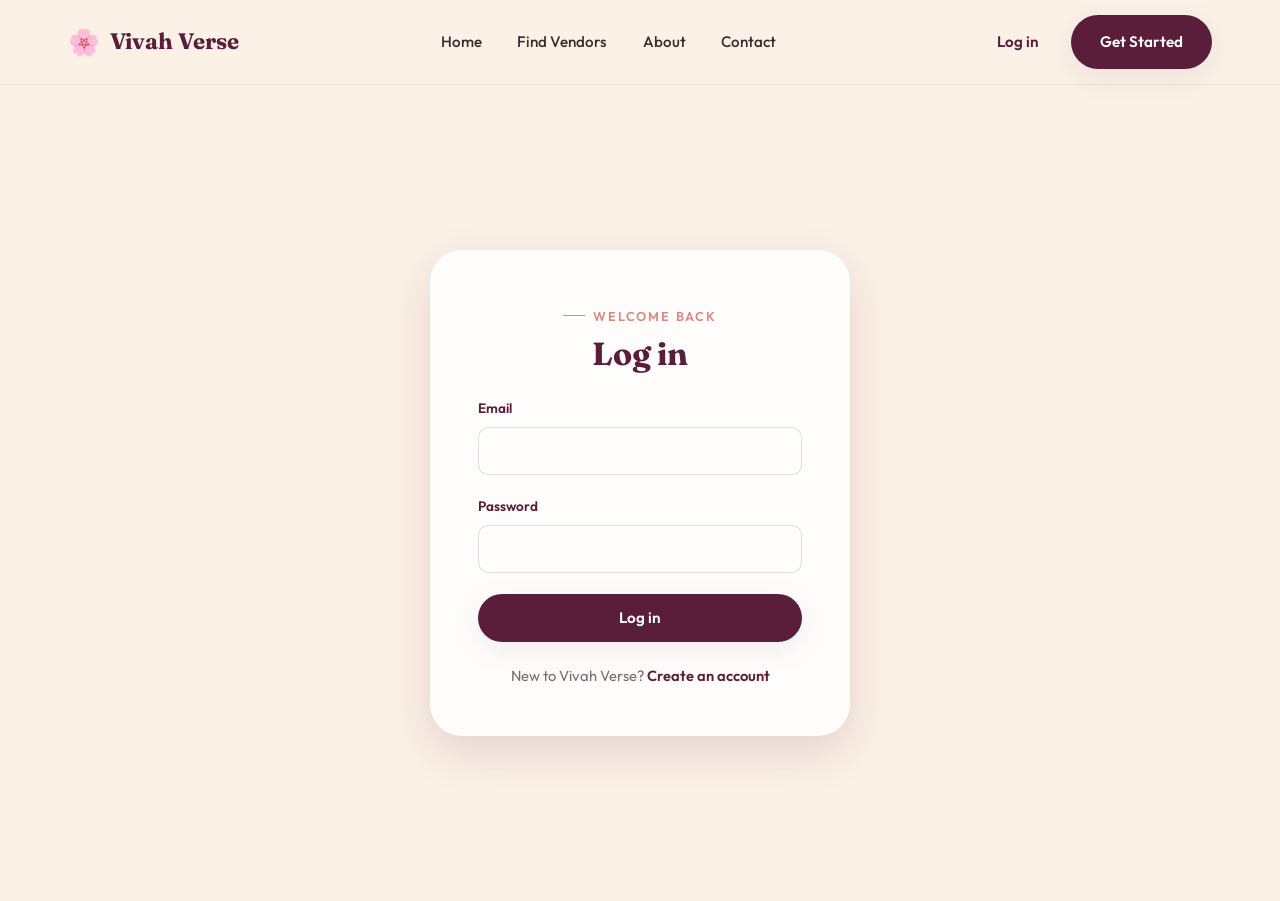
<file: vendor-dashboard.html>
<!DOCTYPE html>
<html lang="en">
<head>
<meta charset="UTF-8">
<meta name="viewport" content="width=device-width, initial-scale=1.0">
<title>Vendor Dashboard — Vivah Verse</title>
<link rel="preconnect" href="https://fonts.googleapis.com">
<link href="https://fonts.googleapis.com/css2?family=Fraunces:ital,wght@0,500;0,600;0,700;1,500&family=Outfit:wght@400;500;600;700&family=Parisienne&display=swap" rel="stylesheet">
<link rel="stylesheet" href="style.css">
<style>
  .dash-head { padding: var(--space-md) 0 var(--space-sm); }
  .tabs { display: flex; gap: 0.5rem; flex-wrap: wrap; margin-bottom: var(--space-md); border-bottom: 1px solid rgba(90,30,58,0.1); }
  .tab-btn { padding: 0.9rem 1.4rem; font-weight: 600; color: var(--ink-soft); border-bottom: 2px solid transparent; }
  .tab-btn.active { color: var(--wine); border-bottom-color: var(--wine); }
  .tab-panel { display: none; }
  .tab-panel.active { display: block; }

  .service-item { display: flex; justify-content: space-between; align-items: center; padding: 1rem; border-radius: var(--radius-sm); background: var(--cream-deep); margin-bottom: 0.7rem; flex-wrap: wrap; gap: 0.7rem; }

  .cal-grid { display: grid; grid-template-columns: repeat(7, 1fr); gap: 0.35rem; margin-top: 0.8rem; }
  .cal-day { aspect-ratio: 1; border-radius: 8px; display: flex; align-items: center; justify-content: center; font-size: 0.78rem; background: var(--cream-deep); color: var(--ink-soft); cursor: pointer; user-select: none; border: 2px solid transparent; }
  .cal-day.available { background: #E4F0E4; color: var(--success); font-weight: 600; }
  .cal-day.blocked { background: #FBE7E5; color: var(--error); }
  .cal-day.booked { background: var(--gold-soft); color: var(--wine-deep); cursor: not-allowed; }
  .cal-day.selected { border-color: var(--wine); }
  .cal-legend { display: flex; gap: 1rem; font-size: 0.8rem; margin: 0.8rem 0; color: var(--ink-soft); flex-wrap: wrap; }
  .cal-legend span { display: flex; align-items: center; gap: 0.4rem; }
  .dot { width: 10px; height: 10px; border-radius: 50%; display: inline-block; }

  .booking-row { display: flex; justify-content: space-between; align-items: center; padding: 1.2rem; gap: 1rem; flex-wrap: wrap; border-radius: var(--radius-sm); background: var(--white); box-shadow: var(--shadow-soft); margin-bottom: 0.8rem; }
  .status-pill { font-size: 0.75rem; font-weight: 600; padding: 0.3rem 0.75rem; border-radius: 100px; text-transform: capitalize; }
  .status-pending { background: var(--gold-soft); color: var(--wine-deep); }
  .status-confirmed { background: #E4F0E4; color: var(--success); }
  .status-completed { background: var(--blush); color: var(--wine); }
  .status-declined, .status-cancelled { background: #FBE7E5; color: var(--error); }
</style>
</head>
<body>

<nav class="navbar">
  <div class="wrap">
    <a href="index.html" class="nav-logo"><span class="flower">🌸</span> Vivah Verse</a>
    <ul class="nav-links">
      <li><a href="index.html">Home</a></li>
      <li><a href="listings.html">Find Vendors</a></li>
      <li><a href="about.html">About</a></li>
      <li><a href="contact.html">Contact</a></li>
    </ul>
    <div class="nav-actions" id="nav-auth-slot"></div>
    <button class="nav-toggle">☰</button>
  </div>
</nav>

<section class="dash-head">
  <div class="wrap">
    <span class="eyebrow">Vendor Portal</span>
    <h1 style="margin-top:0.8rem; font-size: clamp(1.9rem, 3.5vw, 2.6rem);" id="welcome-heading">Vendor Dashboard</h1>
    <p class="lede" style="margin-top:0.5rem;">Manage your listing, services, calendar, and bookings.</p>
  </div>
</section>

<section class="section-sm" style="padding-top:1rem;">
  <div class="wrap">
    <div class="tabs" id="tabs">
      <button class="tab-btn active" data-tab="profile">Profile</button>
      <button class="tab-btn" data-tab="services">Services</button>
      <button class="tab-btn" data-tab="availability">Availability</button>
      <button class="tab-btn" data-tab="bookings">Bookings</button>
    </div>

    <!-- PROFILE -->
    <div class="tab-panel active" id="panel-profile">
      <div class="card card-pad" style="max-width: 640px;">
        <h3 id="profile-heading">Business profile</h3>
        <p class="lede" style="margin:0.5rem 0 1.2rem;" id="profile-sub">Set this up first — customers won't see you in listings until it's complete.</p>
        <div class="form-banner" id="profile-banner"></div>
        <form id="profile-form">
          <div class="field">
            <label for="p-business-name">Business name</label>
            <input type="text" id="p-business-name" required>
          </div>
          <div class="field">
            <label for="p-description">Description</label>
            <textarea id="p-description" placeholder="Tell couples what makes your business special"></textarea>
          </div>
          <div class="field-row">
            <div class="field">
              <label for="p-city">City</label>
              <input type="text" id="p-city">
            </div>
            <div class="field">
              <label for="p-state">State</label>
              <input type="text" id="p-state">
            </div>
          </div>
          <div class="field">
            <label for="p-address">Address</label>
            <textarea id="p-address"></textarea>
          </div>
          <div class="field">
            <label for="p-cover">Cover image URL</label>
            <input type="url" id="p-cover" placeholder="https://…">
          </div>
          <div class="field">
            <label for="p-logo">Logo URL</label>
            <input type="url" id="p-logo" placeholder="https://…">
          </div>
          <div class="field" style="display:flex; align-items:center; gap:0.6rem;">
            <input type="checkbox" id="p-instant" style="width:auto;">
            <label for="p-instant" style="margin:0;">Enable instant book (bookings auto-confirm)</label>
          </div>
          <button type="submit" class="btn btn-primary" id="profile-submit-btn">Save profile</button>
        </form>
      </div>
    </div>

    <!-- SERVICES -->
    <div class="tab-panel" id="panel-services">
      <div class="card card-pad" style="margin-bottom: var(--space-md); max-width: 640px;">
        <h3>Add a service</h3>
        <div class="form-banner" id="service-banner"></div>
        <form id="service-form" style="margin-top:0.8rem;">
          <div class="field">
            <label for="s-category">Category</label>
            <select id="s-category" required></select>
          </div>
          <div class="field">
            <label for="s-name">Service name</label>
            <input type="text" id="s-name" required placeholder="e.g. Full-day bridal makeup">
          </div>
          <div class="field">
            <label for="s-description">Description</label>
            <textarea id="s-description"></textarea>
          </div>
          <div class="field-row">
            <div class="field">
              <label for="s-price">Price (₹)</label>
              <input type="number" id="s-price" min="0" required>
            </div>
            <div class="field">
              <label for="s-unit">Price unit</label>
              <input type="text" id="s-unit" value="per event">
            </div>
          </div>
          <div class="field">
            <label for="s-image">Image URL (optional)</label>
            <input type="url" id="s-image" placeholder="https://…">
          </div>
          <button type="submit" class="btn btn-primary">Add service</button>
        </form>
      </div>
      <div class="card card-pad">
        <h3>Your services</h3>
        <div id="services-list" style="margin-top:1rem;">
          <p class="empty-note">Loading…</p>
        </div>
      </div>
    </div>

    <!-- AVAILABILITY -->
    <div class="tab-panel" id="panel-availability">
      <div class="card card-pad">
        <h3>Next 60 days</h3>
        <p class="lede" style="margin-top:0.5rem;">Click a date to cycle it through Available → Blocked → Not set. Booked dates are locked — cancel the booking to free them.</p>
        <div class="cal-legend">
          <span><span class="dot" style="background:#5C8A5C;"></span> Available</span>
          <span><span class="dot" style="background:#B5514A;"></span> Blocked</span>
          <span><span class="dot" style="background:var(--gold);"></span> Booked</span>
        </div>
        <div class="cal-grid" id="avail-grid"></div>
        <button class="btn btn-primary" id="save-availability-btn" style="margin-top:1.2rem;">Save changes</button>
        <span id="avail-save-note" style="margin-left:1rem; font-size:0.85rem; color: var(--success);"></span>
      </div>
    </div>

    <!-- BOOKINGS -->
    <div class="tab-panel" id="panel-bookings">
      <div id="vendor-bookings-list">
        <p class="empty-note">Loading…</p>
      </div>
    </div>
  </div>
</section>

<footer class="site-footer">
  <div class="wrap">
    <div class="footer-grid">
      <div>
        <div class="footer-logo">🌸 Vivah Verse</div>
        <p style="opacity:0.75; font-size:0.9rem; max-width:32ch;">Stress-free weddings. One platform. One promise.</p>
      </div>
      <div><h4>Explore</h4><a href="listings.html">Find Vendors</a><a href="about.html">About Us</a><a href="contact.html">Contact</a></div>
      <div><h4>For Vendors</h4><a href="signup.html?role=vendor">List Your Business</a><a href="login.html">Vendor Login</a></div>
      <div><h4>Get in Touch</h4><a href="tel:8291945264">8291945264</a><a href="mailto:vivahverse9@gmail.com">vivahverse9@gmail.com</a></div>
    </div>
    <div class="footer-bottom"><span>© 2026 Vivah Verse. All rights reserved.</span><span>Mumbai · Launching Mid 2026</span></div>
  </div>
</footer>

<script src="main.js"></script>
<script src="api.js"></script>
<script>
  const user = requireAuth(['vendor']);
  if (user) document.getElementById('welcome-heading').textContent = `Welcome, ${user.full_name.split(' ')[0]}`;

  let myProfile = null;

  // ---- Tabs ----
  document.querySelectorAll('.tab-btn').forEach(btn => {
    btn.addEventListener('click', () => {
      document.querySelectorAll('.tab-btn').forEach(b => b.classList.remove('active'));
      document.querySelectorAll('.tab-panel').forEach(p => p.classList.remove('active'));
      btn.classList.add('active');
      document.getElementById('panel-' + btn.dataset.tab).classList.add('active');
    });
  });

  // ---- Profile ----
  async function loadProfile() {
    try {
      myProfile = await api.getMyVendorProfile();
      document.getElementById('profile-heading').textContent = 'Edit business profile';
      document.getElementById('profile-sub').textContent = myProfile.is_verified
        ? '✓ Your listing is verified and live.'
        : 'Your listing is pending verification by our team.';
      document.getElementById('p-business-name').value = myProfile.business_name || '';
      document.getElementById('p-description').value = myProfile.description || '';
      document.getElementById('p-city').value = myProfile.city || '';
      document.getElementById('p-state').value = myProfile.state || '';
      document.getElementById('p-cover').value = myProfile.cover_image_url || '';
      document.getElementById('p-logo').value = myProfile.logo_url || '';
      document.getElementById('p-instant').checked = !!myProfile.is_instant_book;
    } catch (e) {
      // No profile yet — form stays blank for creation.
      myProfile = null;
    }
  }

  document.getElementById('profile-form').addEventListener('submit', async (e) => {
    e.preventDefault();
    const payload = {
      business_name: document.getElementById('p-business-name').value.trim(),
      description: document.getElementById('p-description').value.trim() || null,
      city: document.getElementById('p-city').value.trim() || null,
      state: document.getElementById('p-state').value.trim() || null,
      address: document.getElementById('p-address').value.trim() || null,
    };
    const btn = document.getElementById('profile-submit-btn');
    btn.disabled = true; btn.textContent = 'Saving…';
    try {
      if (myProfile) {
        payload.cover_image_url = document.getElementById('p-cover').value.trim() || null;
        payload.logo_url = document.getElementById('p-logo').value.trim() || null;
        payload.is_instant_book = document.getElementById('p-instant').checked;
        myProfile = await api.updateMyVendorProfile(payload);
        showBanner('profile-banner', 'Profile updated.', 'success');
      } else {
        myProfile = await api.createVendorProfile(payload);
        showBanner('profile-banner', 'Profile created! You can now add services.', 'success');
        await loadProfile();
        loadCategories();
      }
    } catch (err) {
      showBanner('profile-banner', err.message || 'Could not save profile.');
    } finally {
      btn.disabled = false; btn.textContent = 'Save profile';
    }
  });

  // ---- Services ----
  async function loadCategories() {
    const select = document.getElementById('s-category');
    try {
      const cats = await api.listCategories();
      select.innerHTML = cats.map(c => `<option value="${c.id}">${c.name}</option>`).join('');
    } catch (e) { /* leave empty */ }
  }

  async function loadServices() {
    const list = document.getElementById('services-list');
    if (!myProfile) { list.innerHTML = '<p class="empty-note">Create your business profile first.</p>'; return; }
    try {
      const services = await api.getVendorServices(myProfile.id);
      if (!services.length) { list.innerHTML = '<p class="empty-note">No services added yet.</p>'; return; }
      list.innerHTML = services.map(s => `
        <div class="service-item">
          <div>
            <strong>${s.name}</strong>
            <div style="font-size:0.85rem; color:var(--ink-soft);">${formatINR(s.price)} · ${s.price_unit}</div>
          </div>
          <button class="btn btn-outline btn-sm" onclick="removeService('${s.id}')">Remove</button>
        </div>`).join('');
    } catch (e) {
      list.innerHTML = '<p class="empty-note">Couldn\'t load services.</p>';
    }
  }

  async function removeService(id) {
    try {
      await fetch(`${API_BASE_URL}/vendors/services/${id}`, { method: 'DELETE', headers: { 'Authorization': `Bearer ${getToken()}` } });
      loadServices();
    } catch (e) { /* ignore */ }
  }

  document.getElementById('service-form').addEventListener('submit', async (e) => {
    e.preventDefault();
    if (!myProfile) { showBanner('service-banner', 'Create your business profile first.'); return; }
    const payload = {
      category_id: document.getElementById('s-category').value,
      name: document.getElementById('s-name').value.trim(),
      description: document.getElementById('s-description').value.trim() || null,
      price: Number(document.getElementById('s-price').value),
      price_unit: document.getElementById('s-unit').value.trim() || 'per event',
      image_url: document.getElementById('s-image').value.trim() || null,
    };
    try {
      await api.createService(payload);
      document.getElementById('service-form').reset();
      document.getElementById('s-unit').value = 'per event';
      showBanner('service-banner', 'Service added.', 'success');
      loadServices();
    } catch (err) {
      showBanner('service-banner', err.message || 'Could not add service.');
    }
  });

  // ---- Availability ----
  const availChanges = {};
  const STATUS_CYCLE = { '': 'available', 'available': 'blocked', 'blocked': '' };

  async function loadAvailability() {
    const grid = document.getElementById('avail-grid');
    if (!myProfile) { grid.innerHTML = '<p class="empty-note">Create your business profile first.</p>'; return; }
    const today = new Date();
    const start = today.toISOString().split('T')[0];
    const endDate = new Date(today); endDate.setDate(endDate.getDate() + 59);
    const end = endDate.toISOString().split('T')[0];

    let entries = [];
    try { entries = await api.getMyAvailability(start, end); } catch (e) { /* start blank */ }
    const byDate = {};
    entries.forEach(e => { byDate[e.date] = e.status; });

    let html = '';
    for (let i = 0; i < 60; i++) {
      const d = new Date(today); d.setDate(d.getDate() + i);
      const iso = d.toISOString().split('T')[0];
      const status = byDate[iso] || '';
      html += `<div class="cal-day ${status}" data-date="${iso}" data-status="${status}">${d.getDate()}</div>`;
    }
    grid.innerHTML = html;

    grid.querySelectorAll('.cal-day').forEach(cell => {
      cell.addEventListener('click', () => {
        if (cell.dataset.status === 'booked') return; // locked
        const next = STATUS_CYCLE[cell.dataset.status] ?? '';
        cell.dataset.status = next;
        cell.className = `cal-day ${next} selected`;
        availChanges[cell.dataset.date] = next || 'available'; // unset defaults back to available on backend
        if (!next) availChanges[cell.dataset.date] = 'available';
      });
    });
  }

  document.getElementById('save-availability-btn').addEventListener('click', async () => {
    const entries = Object.entries(availChanges).map(([date, status]) => ({ date, status }));
    if (!entries.length) { document.getElementById('avail-save-note').textContent = 'No changes to save.'; return; }
    try {
      await api.setMyAvailability(entries);
      document.getElementById('avail-save-note').textContent = 'Saved!';
      for (const k in availChanges) delete availChanges[k];
    } catch (err) {
      document.getElementById('avail-save-note').style.color = 'var(--error)';
      document.getElementById('avail-save-note').textContent = err.message || 'Could not save.';
    }
  });

  // ---- Bookings ----
  async function loadVendorBookings() {
    const list = document.getElementById('vendor-bookings-list');
    try {
      const bookings = await api.getMyBookings();
      if (!bookings.length) { list.innerHTML = '<p class="empty-note">No booking requests yet.</p>'; return; }
      list.innerHTML = bookings.map(b => `
        <div class="booking-row">
          <div>
            <strong>${formatDate(b.event_date)}</strong> <span class="status-pill status-${b.status}">${b.status}</span>
            <div style="font-size:0.85rem; color:var(--ink-soft); margin-top:0.3rem;">${formatINR(b.total_amount)}${b.guest_count ? ' · ' + b.guest_count + ' guests' : ''}${b.notes ? ' · "' + b.notes + '"' : ''}</div>
          </div>
          <div style="display:flex; gap:0.5rem; flex-wrap:wrap;">
            ${b.status === 'pending' ? `
              <button class="btn btn-primary btn-sm" onclick="updateStatus('${b.id}','confirmed')">Confirm</button>
              <button class="btn btn-outline btn-sm" onclick="updateStatus('${b.id}','declined')">Decline</button>` : ''}
            ${b.status === 'confirmed' ? `<button class="btn btn-primary btn-sm" onclick="updateStatus('${b.id}','completed')">Mark completed</button>` : ''}
          </div>
        </div>`).join('');
    } catch (e) {
      list.innerHTML = '<p class="empty-note">Couldn\'t load bookings.</p>';
    }
  }

  async function updateStatus(id, status) {
    try {
      await api.updateBookingStatus(id, status);
      loadVendorBookings();
      loadAvailability();
    } catch (e) { alert(e.message || 'Could not update booking.'); }
  }

  (async () => {
    await loadProfile();
    await loadCategories();
    await loadServices();
    await loadAvailability();
    await loadVendorBookings();
  })();
</script>
</body>
</html>
</file>
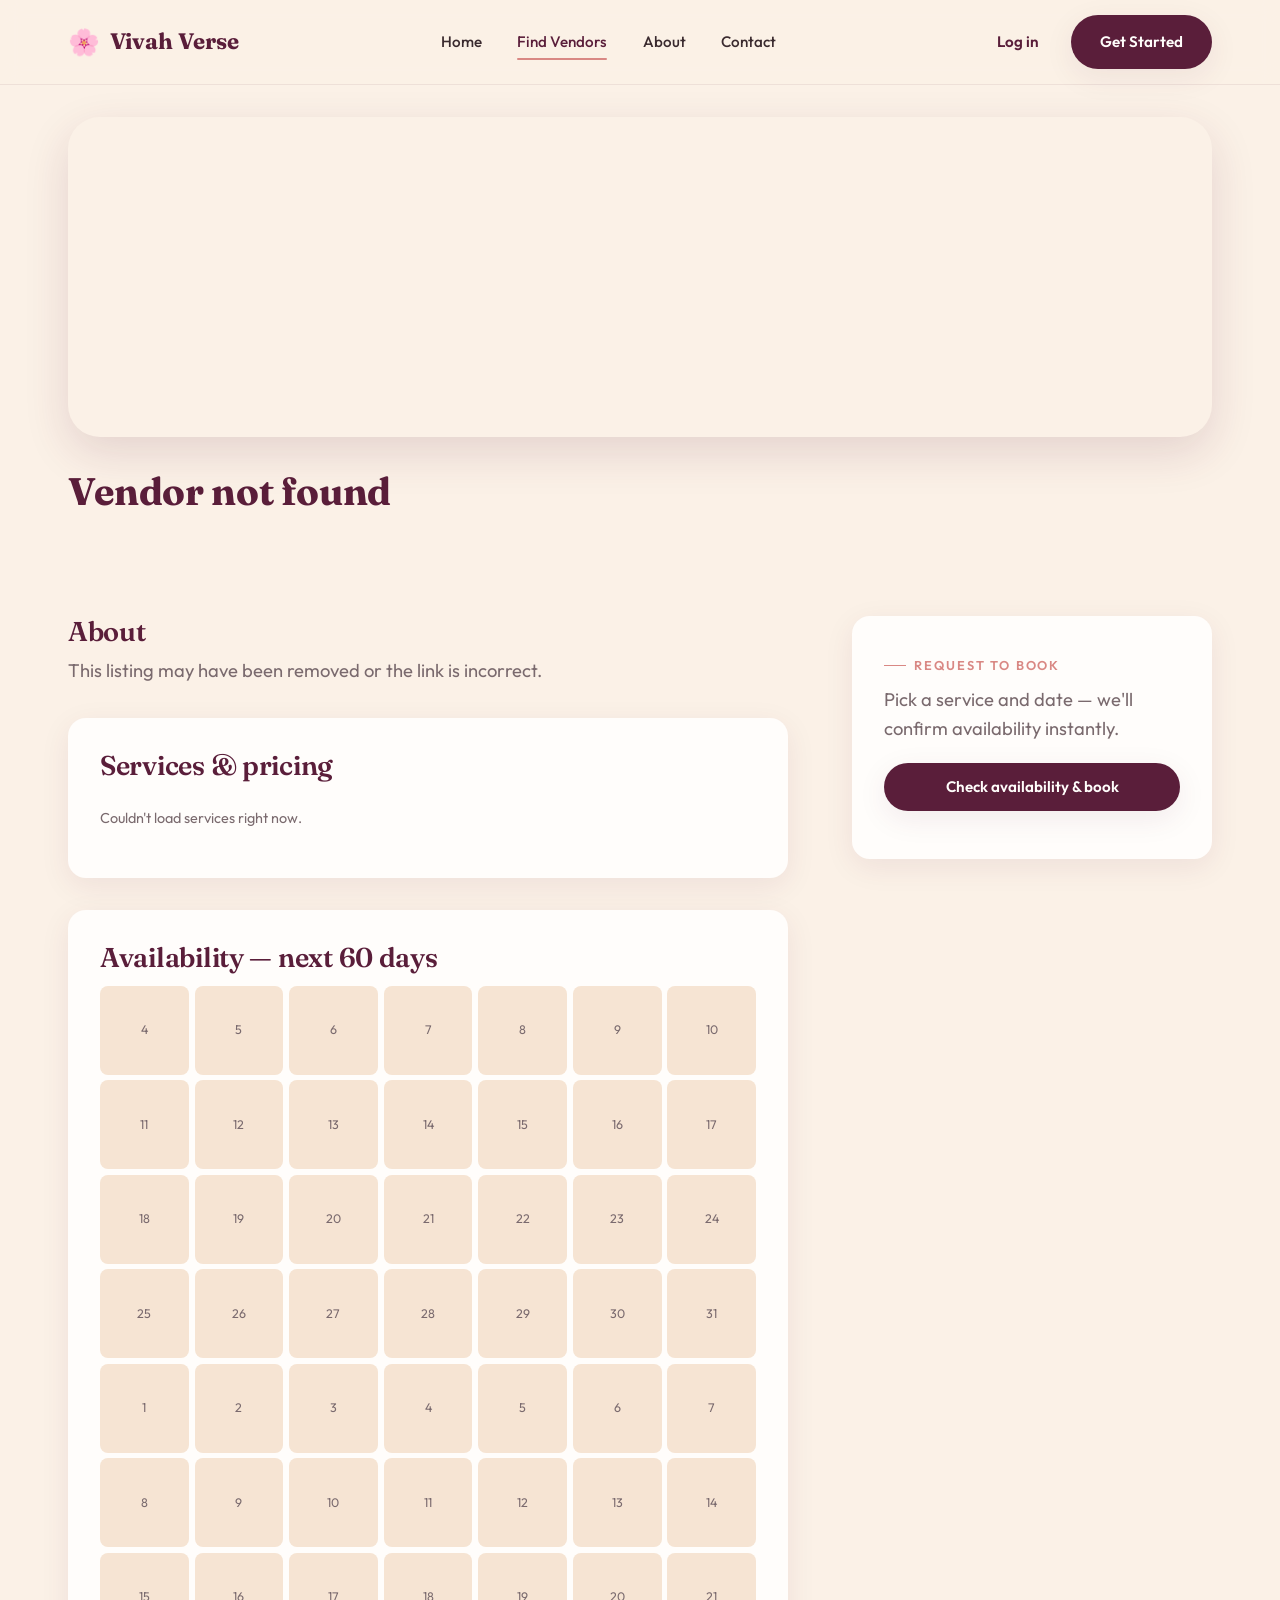
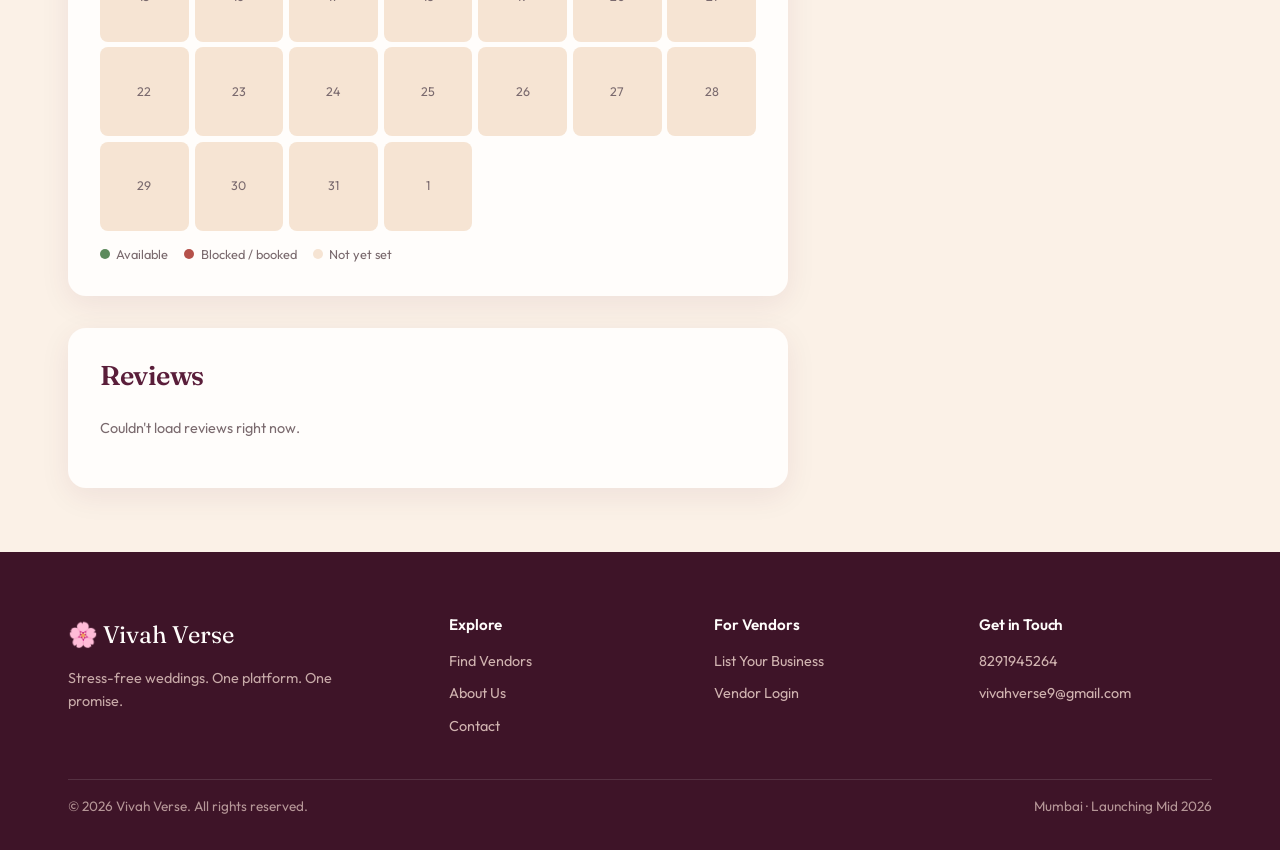
<file: vendor-detail.html>
<!DOCTYPE html>
<html lang="en">
<head>
<meta charset="UTF-8">
<meta name="viewport" content="width=device-width, initial-scale=1.0">
<title>Vendor — Vivah Verse</title>
<link rel="preconnect" href="https://fonts.googleapis.com">
<link href="https://fonts.googleapis.com/css2?family=Fraunces:ital,wght@0,500;0,600;0,700;1,500&family=Outfit:wght@400;500;600;700&family=Parisienne&display=swap" rel="stylesheet">
<link rel="stylesheet" href="style.css">
<style>
  .vendor-hero { padding: var(--space-md) 0; }
  .vendor-cover { border-radius: var(--radius-lg); overflow: hidden; height: 320px; box-shadow: var(--shadow-lift); position: relative; }
  .vendor-cover img { width: 100%; height: 100%; object-fit: cover; }
  .vendor-title-row { display: flex; justify-content: space-between; align-items: flex-start; flex-wrap: wrap; gap: 1rem; margin-top: var(--space-md); }
  .vendor-title-row h1 { font-size: clamp(1.8rem, 3vw, 2.4rem); }
  .vendor-sub { color: var(--ink-soft); margin-top: 0.4rem; }

  .layout { display: grid; grid-template-columns: 2fr 1fr; gap: var(--space-lg); align-items: start; }
  @media (max-width: 960px) { .layout { grid-template-columns: 1fr; } }

  .booking-card { position: sticky; top: 100px; }

  .service-row { display: flex; justify-content: space-between; align-items: center; padding: 1rem 0; border-bottom: 1px solid rgba(90,30,58,0.08); gap: 1rem; }
  .service-row:last-child { border-bottom: none; }
  .service-row input[type="radio"] { width: auto; margin-right: 0.7rem; }
  .service-name-wrap { display: flex; align-items: center; }

  .review-item { padding: 1.2rem 0; border-bottom: 1px solid rgba(90,30,58,0.08); }
  .review-item:last-child { border-bottom: none; }
  .review-head { display: flex; justify-content: space-between; align-items: center; }

  .cal-grid { display: grid; grid-template-columns: repeat(7, 1fr); gap: 0.35rem; margin-top: 0.8rem; }
  .cal-day { aspect-ratio: 1; border-radius: 8px; display: flex; align-items: center; justify-content: center; font-size: 0.78rem; background: var(--cream-deep); color: var(--ink-soft); }
  .cal-day.available { background: #E4F0E4; color: var(--success); font-weight: 600; }
  .cal-day.blocked, .cal-day.booked { background: #FBE7E5; color: var(--error); }
  .cal-legend { display: flex; gap: 1rem; font-size: 0.8rem; margin-top: 0.8rem; color: var(--ink-soft); flex-wrap: wrap; }
  .cal-legend span { display: flex; align-items: center; gap: 0.4rem; }
  .dot { width: 10px; height: 10px; border-radius: 50%; display: inline-block; }

  .modal-overlay { position: fixed; inset: 0; background: rgba(58,42,46,0.5); display: none; align-items: center; justify-content: center; z-index: 200; padding: 1rem; }
  .modal-overlay.open { display: flex; }
  .modal-box { background: var(--white); border-radius: var(--radius-lg); padding: clamp(1.5rem, 4vw, 2.5rem); max-width: 480px; width: 100%; max-height: 90vh; overflow-y: auto; box-shadow: var(--shadow-lift); }
  .modal-close { float: right; font-size: 1.4rem; color: var(--ink-soft); cursor: pointer; }

  .empty-note { color: var(--ink-soft); font-size: 0.9rem; padding: 1rem 0; }
</style>
</head>
<body>

<nav class="navbar">
  <div class="wrap">
    <a href="index.html" class="nav-logo"><span class="flower">🌸</span> Vivah Verse</a>
    <ul class="nav-links">
      <li><a href="index.html">Home</a></li>
      <li><a href="listings.html" class="active">Find Vendors</a></li>
      <li><a href="about.html">About</a></li>
      <li><a href="contact.html">Contact</a></li>
    </ul>
    <div class="nav-actions" id="nav-auth-slot"></div>
    <button class="nav-toggle">☰</button>
  </div>
</nav>

<section class="vendor-hero">
  <div class="wrap">
    <div class="vendor-cover" id="vendor-cover">
      <div class="skeleton" style="height:100%; border-radius: var(--radius-lg);"></div>
    </div>
    <div class="vendor-title-row" id="vendor-title-row">
      <div>
        <h1 id="vendor-name">Loading…</h1>
        <p class="vendor-sub" id="vendor-meta-line"></p>
      </div>
      <div class="badge-row" id="vendor-badges"></div>
    </div>
  </div>
</section>

<section class="section-sm">
  <div class="wrap layout">
    <div>
      <div id="vendor-about" class="reveal visible" style="margin-bottom: var(--space-md);">
        <h3>About</h3>
        <p class="lede" id="vendor-description" style="max-width: none; margin-top:0.6rem;">—</p>
      </div>

      <div class="card card-pad reveal visible" style="margin-bottom: var(--space-md);">
        <h3>Services & pricing</h3>
        <div id="service-list" style="margin-top:0.6rem;">
          <p class="empty-note">Loading services…</p>
        </div>
      </div>

      <div class="card card-pad reveal visible" style="margin-bottom: var(--space-md);">
        <h3>Availability — next 60 days</h3>
        <div class="cal-grid" id="cal-grid"></div>
        <div class="cal-legend">
          <span><span class="dot" style="background:#5C8A5C;"></span> Available</span>
          <span><span class="dot" style="background:#B5514A;"></span> Blocked / booked</span>
          <span><span class="dot" style="background:var(--cream-deep);"></span> Not yet set</span>
        </div>
      </div>

      <div class="card card-pad reveal visible">
        <h3>Reviews</h3>
        <div id="review-list" style="margin-top:0.6rem;">
          <p class="empty-note">Loading reviews…</p>
        </div>
      </div>
    </div>

    <div class="booking-card">
      <div class="card card-pad">
        <span class="eyebrow">Request to book</span>
        <p class="lede" style="margin-top:0.6rem;">Pick a service and date — we'll confirm availability instantly.</p>
        <button class="btn btn-primary btn-block" style="margin-top:1.2rem;" id="open-booking-btn">Check availability & book</button>
        <div id="booking-status-note" style="margin-top:1rem; font-size:0.85rem; color: var(--ink-soft);"></div>
      </div>
    </div>
  </div>
</section>

<footer class="site-footer">
  <div class="wrap">
    <div class="footer-grid">
      <div>
        <div class="footer-logo">🌸 Vivah Verse</div>
        <p style="opacity:0.75; font-size:0.9rem; max-width:32ch;">Stress-free weddings. One platform. One promise.</p>
      </div>
      <div><h4>Explore</h4><a href="listings.html">Find Vendors</a><a href="about.html">About Us</a><a href="contact.html">Contact</a></div>
      <div><h4>For Vendors</h4><a href="signup.html?role=vendor">List Your Business</a><a href="login.html">Vendor Login</a></div>
      <div><h4>Get in Touch</h4><a href="tel:8291945264">8291945264</a><a href="mailto:vivahverse9@gmail.com">vivahverse9@gmail.com</a></div>
    </div>
    <div class="footer-bottom"><span>© 2026 Vivah Verse. All rights reserved.</span><span>Mumbai · Launching Mid 2026</span></div>
  </div>
</footer>

<!-- Booking modal -->
<div class="modal-overlay" id="booking-modal">
  <div class="modal-box">
    <span class="modal-close" id="modal-close">✕</span>
    <h3>Request a booking</h3>
    <div class="form-banner" id="booking-banner"></div>
    <form id="booking-form">
      <div class="field">
        <label for="b-service">Service</label>
        <select id="b-service" required></select>
      </div>
      <div class="field">
        <label for="b-date">Event date</label>
        <input type="date" id="b-date" required>
        <div class="form-error" id="b-date-error"></div>
      </div>
      <div class="field">
        <label for="b-guests">Guest count (optional)</label>
        <input type="number" id="b-guests" min="1" placeholder="e.g. 250">
      </div>
      <div class="field">
        <label for="b-notes">Notes for the vendor (optional)</label>
        <textarea id="b-notes" placeholder="Anything they should know upfront"></textarea>
      </div>
      <button type="submit" class="btn btn-primary btn-block" id="booking-submit-btn">Send booking request</button>
    </form>
  </div>
</div>

<!-- Post-booking confirmation with "pay to confirm" (payments coming soon) -->
<div class="modal-overlay" id="confirm-modal">
  <div class="modal-box">
    <span class="modal-close" id="confirm-close">✕</span>
    <h3 id="confirm-title">Request sent!</h3>
    <p class="lede" id="confirm-body" style="margin-top:0.8rem;"></p>
    <div class="form-banner" id="pay-banner"></div>
    <button class="btn btn-gold btn-block" id="pay-btn" style="margin-top:1.2rem;"></button>
    <a href="account.html" class="btn btn-outline btn-block" style="margin-top:0.8rem;">View my bookings</a>
  </div>
</div>

<script src="main.js"></script>
<script src="api.js"></script>
<script>
  const vendorId = new URLSearchParams(window.location.search).get('id');
  let vendor = null;
  let services = [];
  let selectedService = null;

  if (!vendorId) {
    document.getElementById('vendor-name').textContent = 'Vendor not found';
  }

  function renderStars(avg) {
    const rounded = Math.round(avg || 0);
    return '★'.repeat(rounded) + '☆'.repeat(5 - rounded);
  }

  async function loadVendor() {
    try {
      vendor = await api.getVendor(vendorId);
      document.getElementById('vendor-cover').innerHTML = `<img src="${vendor.cover_image_url || 'https://images.unsplash.com/photo-1519741497674-611481863552?w=1000&q=80'}" alt="${vendor.business_name}">`;
      document.getElementById('vendor-name').textContent = vendor.business_name;
      document.getElementById('vendor-meta-line').innerHTML = `<span class="stars">${renderStars(vendor.rating_avg)}</span> &nbsp;${vendor.rating_avg?.toFixed(1) || '—'} (${vendor.rating_count} reviews) · ${vendor.city || 'Location TBD'}`;
      document.getElementById('vendor-badges').innerHTML = `
        <span class="tag ${vendor.is_verified ? 'verified' : ''}">${vendor.is_verified ? '✓ Verified' : 'New vendor'}</span>
        ${vendor.is_instant_book ? '<span class="tag gold">⚡ Instant book</span>' : ''}
      `;
      document.getElementById('vendor-description').textContent = vendor.description || 'This vendor hasn\'t added a description yet.';
      document.title = `${vendor.business_name} — Vivah Verse`;
    } catch (e) {
      document.getElementById('vendor-name').textContent = 'Vendor not found';
      document.getElementById('vendor-description').textContent = 'This listing may have been removed or the link is incorrect.';
    }
  }

  async function loadServices() {
    const list = document.getElementById('service-list');
    const select = document.getElementById('b-service');
    try {
      services = await api.getVendorServices(vendorId);
      if (!services.length) {
        list.innerHTML = '<p class="empty-note">No services listed yet.</p>';
        return;
      }
      list.innerHTML = services.map(s => `
        <div class="service-row">
          <div>
            <h3 style="font-size:1.05rem;">${s.name}</h3>
            <p class="lede" style="font-size:0.88rem; margin-top:0.2rem;">${s.description || ''}</p>
          </div>
          <div style="text-align:right; white-space:nowrap;">
            <strong style="color:var(--wine); font-family: var(--font-display);">${formatINR(s.price)}</strong>
            <div style="font-size:0.78rem; color:var(--ink-soft);">${s.price_unit}</div>
          </div>
        </div>`).join('');
      select.innerHTML = services.map(s => `<option value="${s.id}">${s.name} — ${formatINR(s.price)} (${s.price_unit})</option>`).join('');
    } catch (e) {
      list.innerHTML = '<p class="empty-note">Couldn\'t load services right now.</p>';
    }
  }

  async function loadReviews() {
    const list = document.getElementById('review-list');
    try {
      const reviews = await api.getVendorReviews(vendorId);
      if (!reviews.length) {
        list.innerHTML = '<p class="empty-note">No reviews yet — be the first to book and share your experience!</p>';
        return;
      }
      list.innerHTML = reviews.map(r => `
        <div class="review-item">
          <div class="review-head">
            <span class="stars">${renderStars(r.rating)}</span>
            <span style="font-size:0.8rem; color:var(--ink-soft);">${formatDate(r.created_at.split('T')[0])}</span>
          </div>
          <p class="lede" style="margin-top:0.5rem;">${r.comment || ''}</p>
        </div>`).join('');
    } catch (e) {
      list.innerHTML = '<p class="empty-note">Couldn\'t load reviews right now.</p>';
    }
  }

  async function loadCalendar() {
    const grid = document.getElementById('cal-grid');
    const today = new Date();
    const start = today.toISOString().split('T')[0];
    const endDate = new Date(today); endDate.setDate(endDate.getDate() + 59);
    const end = endDate.toISOString().split('T')[0];

    let entries = [];
    try {
      entries = await api.getVendorAvailability(vendorId, start, end);
    } catch (e) { /* render as unset if backend unreachable */ }
    const byDate = {};
    entries.forEach(e => { byDate[e.date] = e.status; });

    let html = '';
    for (let i = 0; i < 60; i++) {
      const d = new Date(today); d.setDate(d.getDate() + i);
      const iso = d.toISOString().split('T')[0];
      const status = byDate[iso] || '';
      html += `<div class="cal-day ${status}" title="${iso}">${d.getDate()}</div>`;
    }
    grid.innerHTML = html;
  }

  // ---- Booking modal open/close ----
  const bookingModal = document.getElementById('booking-modal');
  const confirmModal = document.getElementById('confirm-modal');

  document.getElementById('open-booking-btn').addEventListener('click', () => {
    if (!services.length) { showBanner('booking-status-note', ''); return; }
    const user = getUser();
    if (!user) {
      window.location.href = `login.html?returnTo=${encodeURIComponent(window.location.pathname.split('/').pop() + window.location.search)}`;
      return;
    }
    if (user.role !== 'customer') {
      document.getElementById('booking-status-note').textContent = 'Only couples can request bookings. Log in with a customer account.';
      return;
    }
    bookingModal.classList.add('open');
  });
  document.getElementById('modal-close').addEventListener('click', () => bookingModal.classList.remove('open'));
  document.getElementById('confirm-close').addEventListener('click', () => confirmModal.classList.remove('open'));

  const bookingForm = document.getElementById('booking-form');
  const bookingSubmitBtn = document.getElementById('booking-submit-btn');

  bookingForm.addEventListener('submit', async (e) => {
    e.preventDefault();
    clearFieldError('b-date');
    const service_id = document.getElementById('b-service').value;
    const event_date = document.getElementById('b-date').value;
    const guest_count = document.getElementById('b-guests').value || null;
    const notes = document.getElementById('b-notes').value.trim() || null;

    if (!event_date) { showFieldError('b-date', 'Please choose a date'); return; }

    bookingSubmitBtn.disabled = true;
    bookingSubmitBtn.textContent = 'Sending…';

    try {
      const booking = await api.createBooking({ vendor_id: vendorId, service_id, event_date, guest_count: guest_count ? Number(guest_count) : null, notes });
      bookingModal.classList.remove('open');
      bookingForm.reset();

      const service = services.find(s => s.id === service_id);
      const title = document.getElementById('confirm-title');
      const body = document.getElementById('confirm-body');
      const payBtn = document.getElementById('pay-btn');

      if (booking.status === 'confirmed') {
        title.textContent = 'Booking confirmed! 🎉';
        body.textContent = `${vendor.business_name} instant-confirmed your date for ${formatDate(event_date)}.`;
      } else {
        title.textContent = 'Booking request sent!';
        body.textContent = `${vendor.business_name} will confirm your date (${formatDate(event_date)}) shortly. You'll see the status update in "My Bookings".`;
      }
      payBtn.textContent = `Pay ${formatINR(service?.price)} to confirm`;
      payBtn.onclick = async () => {
        try {
          await api.createPaymentOrder(booking.id, service?.price || 0);
        } catch (err) {
          showBanner('pay-banner', 'Online payments are coming soon — your booking stays reserved as pending, and our team will reach out to collect payment directly.', 'success');
        }
      };
      confirmModal.classList.add('open');
      loadCalendar();
    } catch (err) {
      showBanner('booking-banner', err.message || 'Could not create the booking. Please try a different date.');
    } finally {
      bookingSubmitBtn.disabled = false;
      bookingSubmitBtn.textContent = 'Send booking request';
    }
  });

  loadVendor();
  loadServices();
  loadReviews();
  loadCalendar();
</script>
</body>
</html>
</file>
<file: style.css>
/* =========================================================================
   VIVAH VERSE — SHARED DESIGN SYSTEM
   Palette: cream-peach bg, deep wine headings, dusty rose + warm gold accents
   Type: Fraunces (display) / Outfit (body) / Parisienne (script accent)
   Signature motif: the arch — echoed from wedding mandaps & venue photography
   ========================================================================= */

:root {
  /* Colors */
  --cream: #FBF1E7;
  --cream-deep: #F6E4D3;
  --blush: #F6DCD3;
  --rose: #E8A6A0;
  --rose-deep: #D98884;
  --wine: #5A1E3A;
  --wine-deep: #3E1428;
  --gold: #C9A15A;
  --gold-soft: #E4CFA0;
  --white: #FFFDFB;
  --ink: #3A2A2E;
  --ink-soft: #7A6A6E;
  --success: #5C8A5C;
  --error: #B5514A;

  /* Type */
  --font-display: 'Fraunces', serif;
  --font-body: 'Outfit', sans-serif;
  --font-script: 'Parisienne', cursive;

  /* Radii + shadows */
  --radius-sm: 10px;
  --radius-md: 18px;
  --radius-lg: 32px;
  --shadow-soft: 0 8px 30px rgba(90, 30, 58, 0.08);
  --shadow-lift: 0 16px 45px rgba(90, 30, 58, 0.14);

  /* Spacing scale */
  --space-xs: 0.5rem;
  --space-sm: 1rem;
  --space-md: 2rem;
  --space-lg: 4rem;
  --space-xl: 7rem;
}

* { box-sizing: border-box; margin: 0; padding: 0; }

html { scroll-behavior: smooth; }

body {
  font-family: var(--font-body);
  background: var(--cream);
  color: var(--ink);
  line-height: 1.6;
  -webkit-font-smoothing: antialiased;
  overflow-x: hidden;
}

img { max-width: 100%; display: block; }
a { color: inherit; text-decoration: none; }
ul { list-style: none; }
button { font-family: inherit; cursor: pointer; border: none; background: none; }

::selection { background: var(--rose); color: var(--white); }

@media (prefers-reduced-motion: reduce) {
  *, *::before, *::after { animation-duration: 0.01ms !important; transition-duration: 0.01ms !important; }
}

/* ---------- Typography ---------- */
h1, h2, h3, h4 {
  font-family: var(--font-display);
  color: var(--wine);
  font-weight: 600;
  line-height: 1.15;
  letter-spacing: -0.01em;
}

h1 { font-size: clamp(2.4rem, 5vw, 4.2rem); font-weight: 700; }
h2 { font-size: clamp(1.9rem, 3.4vw, 2.8rem); }
h3 { font-size: clamp(1.3rem, 2.2vw, 1.7rem); }

.eyebrow {
  font-family: var(--font-body);
  font-size: 0.8rem;
  font-weight: 600;
  letter-spacing: 0.14em;
  text-transform: uppercase;
  color: var(--rose-deep);
  display: inline-flex;
  align-items: center;
  gap: 0.5rem;
}
.eyebrow::before {
  content: '';
  width: 22px;
  height: 1px;
  background: var(--rose-deep);
  display: inline-block;
}

.script {
  font-family: var(--font-script);
  font-size: 1.6em;
  color: var(--rose-deep);
  font-weight: 400;
}

.lede {
  font-size: 1.15rem;
  color: var(--ink-soft);
  max-width: 46ch;
}

/* ---------- Layout helpers ---------- */
.wrap {
  max-width: 1240px;
  margin: 0 auto;
  padding: 0 clamp(1.25rem, 4vw, 3rem);
}

.section { padding: var(--space-xl) 0; position: relative; }
.section-sm { padding: var(--space-lg) 0; }

.grid-2 { display: grid; grid-template-columns: 1fr 1fr; gap: var(--space-lg); align-items: center; }
.grid-3 { display: grid; grid-template-columns: repeat(3, 1fr); gap: var(--space-md); }
.grid-4 { display: grid; grid-template-columns: repeat(4, 1fr); gap: var(--space-sm); }

@media (max-width: 900px) {
  .grid-2, .grid-3, .grid-4 { grid-template-columns: 1fr; }
}
@media (max-width: 1100px) and (min-width: 901px) {
  .grid-4 { grid-template-columns: repeat(2, 1fr); }
}

.center { text-align: center; margin-left: auto; margin-right: auto; }

/* ---------- Buttons ---------- */
.btn {
  display: inline-flex;
  align-items: center;
  justify-content: center;
  gap: 0.5rem;
  padding: 0.9rem 1.8rem;
  border-radius: 100px;
  font-weight: 600;
  font-size: 0.95rem;
  transition: transform 0.25s ease, box-shadow 0.25s ease, background 0.25s ease;
  white-space: nowrap;
}
.btn-primary {
  background: var(--wine);
  color: var(--white);
  box-shadow: var(--shadow-soft);
}
.btn-primary:hover { background: var(--wine-deep); transform: translateY(-2px); box-shadow: var(--shadow-lift); }

.btn-gold {
  background: var(--gold);
  color: var(--wine-deep);
}
.btn-gold:hover { background: #b88f47; transform: translateY(-2px); }

.btn-outline {
  background: transparent;
  border: 1.5px solid var(--wine);
  color: var(--wine);
}
.btn-outline:hover { background: var(--wine); color: var(--white); }

.btn-ghost {
  background: transparent;
  color: var(--wine);
  padding: 0.9rem 1.2rem;
}
.btn-ghost:hover { color: var(--rose-deep); }

.btn-block { width: 100%; }
.btn-sm { padding: 0.6rem 1.2rem; font-size: 0.85rem; }

/* ---------- Arch motif (signature element) ---------- */
.arch-frame {
  position: relative;
  border-radius: 50% 50% 0 0 / 60% 60% 0 0;
  overflow: hidden;
  border: 2px solid var(--wine);
  box-shadow: var(--shadow-lift);
}
.arch-frame img { width: 100%; height: 100%; object-fit: cover; }

.arch-sm {
  border-radius: 50% 50% 0 0 / 40% 40% 0 0;
}

/* decorative sparkle marks, echoing deck's diamond accents */
.sparkle {
  position: absolute;
  width: 18px;
  height: 18px;
  background: var(--wine);
  clip-path: polygon(50% 0%, 61% 39%, 100% 50%, 61% 61%, 50% 100%, 39% 61%, 0% 50%, 39% 39%);
  opacity: 0.85;
}
.sparkle.gold { background: var(--gold); }

/* ---------- Cards ---------- */
.card {
  background: var(--white);
  border-radius: var(--radius-md);
  box-shadow: var(--shadow-soft);
  transition: transform 0.3s ease, box-shadow 0.3s ease;
}
.card:hover { transform: translateY(-6px); box-shadow: var(--shadow-lift); }

.card-pad { padding: var(--space-md); }

.tag {
  display: inline-block;
  font-size: 0.75rem;
  font-weight: 600;
  padding: 0.3rem 0.75rem;
  border-radius: 100px;
  background: var(--blush);
  color: var(--wine);
}
.tag.verified { background: #E4F0E4; color: var(--success); }
.tag.gold { background: var(--gold-soft); color: var(--wine-deep); }

/* ---------- Navbar ---------- */
.navbar {
  position: sticky;
  top: 0;
  z-index: 100;
  background: rgba(251, 241, 231, 0.92);
  backdrop-filter: blur(10px);
  border-bottom: 1px solid rgba(90, 30, 58, 0.08);
}
.navbar .wrap {
  display: flex;
  align-items: center;
  justify-content: space-between;
  height: 84px;
}
.nav-logo {
  display: flex;
  align-items: center;
  gap: 0.6rem;
  font-family: var(--font-display);
  font-size: 1.4rem;
  font-weight: 700;
  color: var(--wine);
}
.nav-logo .flower { font-size: 1.6rem; }
.nav-links {
  display: flex;
  align-items: center;
  gap: 2.2rem;
  font-weight: 500;
  font-size: 0.95rem;
}
.nav-links a { position: relative; padding: 0.3rem 0; color: var(--ink); }
.nav-links a:hover, .nav-links a.active { color: var(--wine); }
.nav-links a.active::after {
  content: '';
  position: absolute;
  left: 0; right: 0; bottom: -4px;
  height: 2px;
  background: var(--rose-deep);
  border-radius: 2px;
}
.nav-actions { display: flex; align-items: center; gap: 0.8rem; }
.nav-toggle { display: none; font-size: 1.6rem; color: var(--wine); }

@media (max-width: 860px) {
  .nav-links { position: fixed; top: 84px; left: 0; right: 0; background: var(--cream); flex-direction: column; padding: 1.5rem; gap: 1.2rem; box-shadow: var(--shadow-soft); transform: translateY(-130%); transition: transform 0.35s ease; }
  .nav-links.open { transform: translateY(0); }
  .nav-toggle { display: block; }
  .nav-actions .btn { display: none; }
}

/* ---------- Footer ---------- */
.site-footer {
  background: var(--wine-deep);
  color: var(--blush);
  padding: var(--space-lg) 0 var(--space-md);
}
.footer-grid {
  display: grid;
  grid-template-columns: 1.5fr 1fr 1fr 1fr;
  gap: var(--space-md);
  padding-bottom: var(--space-md);
  border-bottom: 1px solid rgba(255,255,255,0.12);
}
.footer-grid h4 { color: var(--white); font-size: 0.95rem; margin-bottom: 1rem; font-family: var(--font-body); font-weight: 600; }
.footer-grid a { color: var(--blush); opacity: 0.8; display: block; margin-bottom: 0.6rem; font-size: 0.9rem; }
.footer-grid a:hover { opacity: 1; color: var(--gold-soft); }
.footer-logo { font-family: var(--font-display); font-size: 1.5rem; color: var(--white); margin-bottom: 0.8rem; }
.footer-bottom { display: flex; justify-content: space-between; align-items: center; padding-top: var(--space-sm); font-size: 0.85rem; opacity: 0.65; flex-wrap: wrap; gap: 0.5rem; }

@media (max-width: 760px) {
  .footer-grid { grid-template-columns: 1fr 1fr; }
}

/* ---------- Forms ---------- */
.field { margin-bottom: 1.3rem; }
.field label { display: block; font-size: 0.85rem; font-weight: 600; color: var(--wine); margin-bottom: 0.45rem; }
.field input, .field select, .field textarea {
  width: 100%;
  padding: 0.85rem 1rem;
  border-radius: var(--radius-sm);
  border: 1.5px solid rgba(90, 30, 58, 0.15);
  background: var(--white);
  font-family: inherit;
  font-size: 0.95rem;
  color: var(--ink);
  transition: border-color 0.2s ease, box-shadow 0.2s ease;
}
.field input:focus, .field select:focus, .field textarea:focus {
  outline: none;
  border-color: var(--rose-deep);
  box-shadow: 0 0 0 4px rgba(232, 166, 160, 0.25);
}
.field textarea { resize: vertical; min-height: 110px; }
.field-row { display: grid; grid-template-columns: 1fr 1fr; gap: 1rem; }
@media (max-width: 600px) { .field-row { grid-template-columns: 1fr; } }

.form-card {
  background: var(--white);
  border-radius: var(--radius-lg);
  padding: clamp(1.75rem, 4vw, 3rem);
  box-shadow: var(--shadow-lift);
}

.form-error { color: var(--error); font-size: 0.85rem; margin-top: 0.4rem; display: none; }
.form-error.show { display: block; }
.form-banner {
  padding: 0.9rem 1.2rem;
  border-radius: var(--radius-sm);
  font-size: 0.9rem;
  margin-bottom: 1.2rem;
  display: none;
}
.form-banner.show { display: block; }
.form-banner.error { background: #FBE7E5; color: var(--error); }
.form-banner.success { background: #E4F0E4; color: var(--success); }

/* ---------- Utility ---------- */
.divider {
  width: 60px; height: 3px; background: var(--gold); border-radius: 3px; margin: 1.2rem 0;
}
.divider.center { margin-left: auto; margin-right: auto; }

.badge-row { display: flex; gap: 0.7rem; flex-wrap: wrap; }

.stars { color: var(--gold); letter-spacing: 2px; }

.section-title { max-width: 640px; }

.pill-nav {
  display: flex;
  gap: 0.6rem;
  flex-wrap: wrap;
  margin-bottom: var(--space-md);
}
.pill {
  padding: 0.55rem 1.2rem;
  border-radius: 100px;
  border: 1.5px solid rgba(90,30,58,0.15);
  font-size: 0.88rem;
  font-weight: 500;
  background: var(--white);
  transition: all 0.2s ease;
}
.pill.active, .pill:hover { background: var(--wine); color: var(--white); border-color: var(--wine); }

/* ---------- Reveal-on-scroll ---------- */
.reveal { opacity: 0; transform: translateY(24px); transition: opacity 0.7s ease, transform 0.7s ease; }
.reveal.visible { opacity: 1; transform: translateY(0); }
</file>
